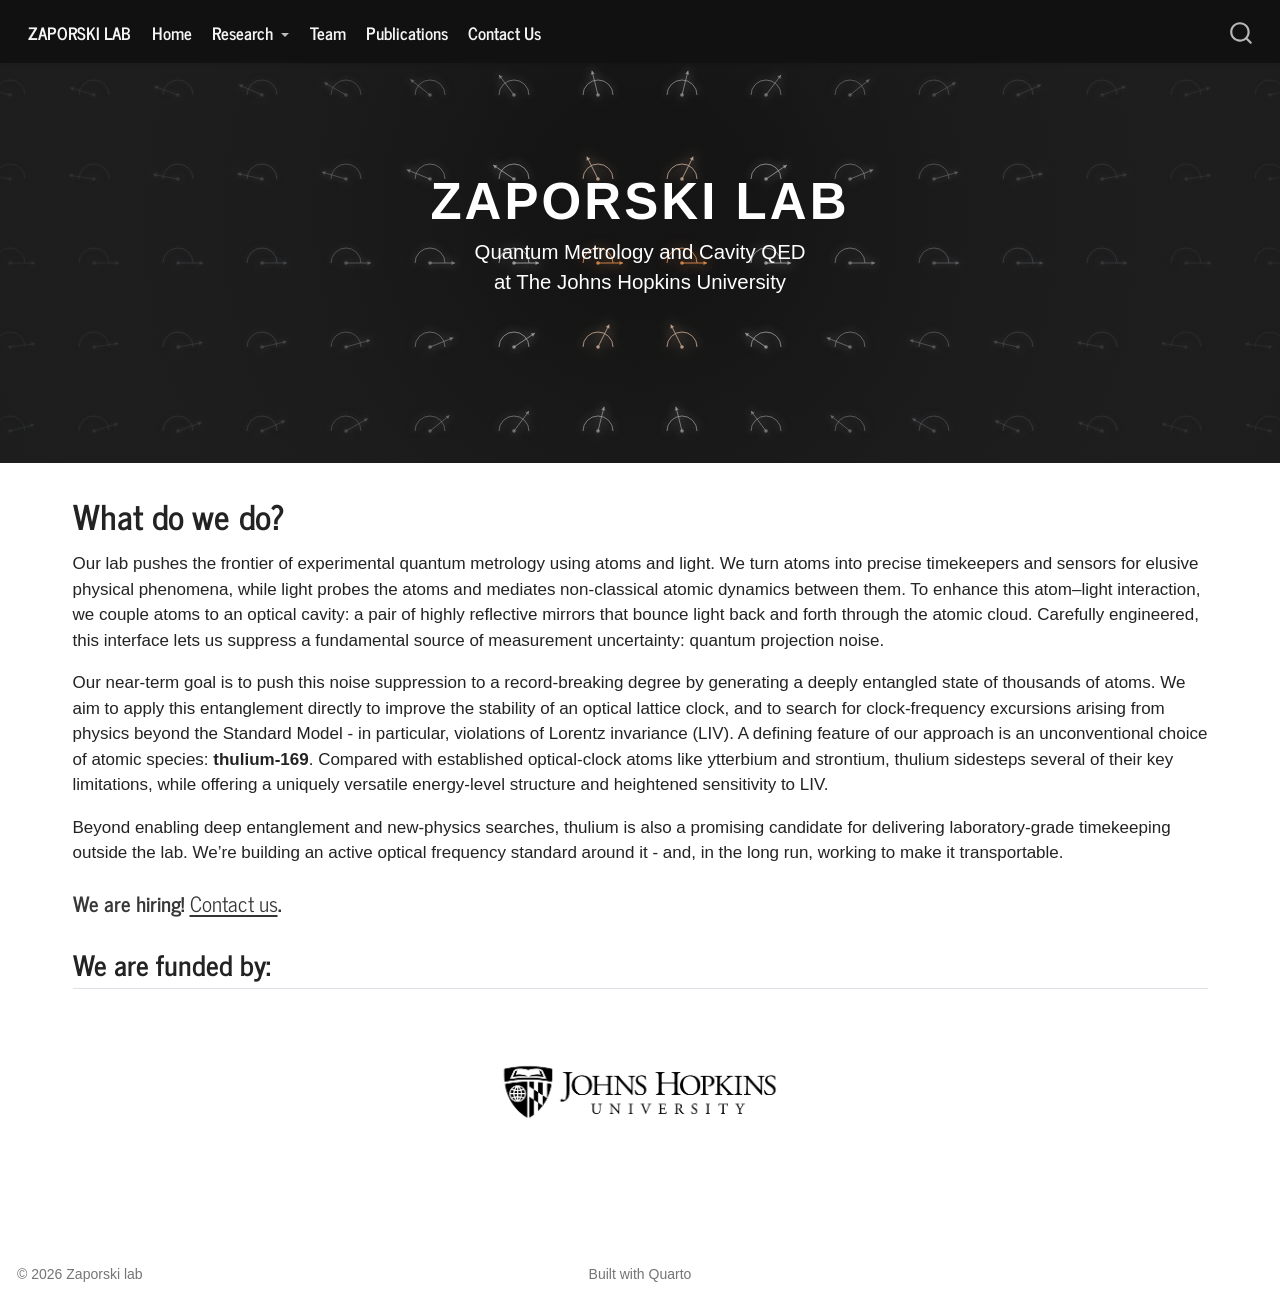
<file: index.html>
<!DOCTYPE html>
<html xmlns="http://www.w3.org/1999/xhtml" lang="en" xml:lang="en"><head>

<meta charset="utf-8">
<meta name="generator" content="quarto-1.10.18">

<meta name="viewport" content="width=device-width, initial-scale=1.0, user-scalable=yes">


<title>Zaporski Lab</title>
<style>
/* Default styles provided by pandoc.
** See https://pandoc.org/MANUAL.html#variables-for-html for config info.
*/
span.smallcaps{font-variant: small-caps;}
div.columns{display: flex; gap: 1.5em;}
div.column{flex: auto;}
@media screen {
div.columns{gap: min(4vw, 1.5em);}
div.column{overflow-x: auto;}
}
div.hanging-indent{margin-left: 1.5em; text-indent: -1.5em;}
ul.task-list{list-style: none;}
ul.task-list li input[type="checkbox"] {
  width: 0.8em;
  margin: 0 0.8em 0.2em -1em; /* quarto-specific, see https://github.com/quarto-dev/quarto-cli/issues/4556 */ 
  vertical-align: middle;
}
</style>


<script src="site_libs/quarto-nav/quarto-nav.js"></script>
<script src="site_libs/quarto-nav/headroom.min.js"></script>
<script src="site_libs/clipboard/clipboard.min.js"></script>
<script src="site_libs/quarto-search/autocomplete.umd.js"></script>
<script src="site_libs/quarto-search/fuse.min.js"></script>
<script src="site_libs/quarto-search/quarto-search.js"></script>
<meta name="quarto:offset" content="./">
<link href="./Pictures/logo_small_website.svg" rel="icon" type="image/svg+xml">
<script src="site_libs/quarto-html/quarto.js" type="module"></script>
<script src="site_libs/quarto-html/tabsets/tabsets.js" type="module"></script>
<script src="site_libs/quarto-html/popper.min.js"></script>
<script src="site_libs/quarto-html/tippy.umd.min.js"></script>
<script src="site_libs/quarto-html/anchor.min.js"></script>
<link href="site_libs/quarto-html/tippy.css" rel="stylesheet">
<link href="site_libs/quarto-html/quarto-syntax-highlighting-64a204ab8560d761af7679ceaba22944.css" rel="stylesheet" id="quarto-text-highlighting-styles">
<script src="site_libs/bootstrap/bootstrap.min.js"></script>
<link href="site_libs/bootstrap/bootstrap-icons.css" rel="stylesheet">
<link href="site_libs/bootstrap/bootstrap-ffa7aff1ec5c5cca5c5c4a13fb783f1b.min.css" rel="stylesheet" append-hash="true" id="quarto-bootstrap" data-mode="light">
<script id="quarto-search-options" type="application/json">{
  "location": "navbar",
  "copy-button": false,
  "collapse-after": 3,
  "panel-placement": "end",
  "type": "overlay",
  "limit": 50,
  "keyboard-shortcut": [
    "f",
    "/",
    "s"
  ],
  "show-item-context": false,
  "language": {
    "search-no-results-text": "No results",
    "search-matching-documents-text": "matching documents",
    "search-copy-link-title": "Copy link to search",
    "search-hide-matches-text": "Hide additional matches",
    "search-more-match-text": "more match in this document",
    "search-more-matches-text": "more matches in this document",
    "search-clear-button-title": "Clear",
    "search-text-placeholder": "",
    "search-detached-cancel-button-title": "Cancel",
    "search-submit-button-title": "Submit",
    "search-label": "Search"
  }
}</script>


<link rel="stylesheet" href="styles.css">
</head>

<body class="nav-fixed quarto-light">

<div id="quarto-search-results"></div>
  <header id="quarto-header" class="headroom fixed-top">
    <nav class="navbar navbar-expand-lg " data-bs-theme="dark">
      <div class="navbar-container container-fluid">
      <div class="navbar-brand-container mx-auto">
    <a class="navbar-brand" href="./index.html">
    <span class="navbar-title">Zaporski Lab</span>
    </a>
  </div>
            <div id="quarto-search" class="" title="Search"></div>
          <button class="navbar-toggler" type="button" data-bs-toggle="collapse" data-bs-target="#navbarCollapse" aria-controls="navbarCollapse" role="menu" aria-expanded="false" aria-label="Toggle navigation" onclick="if (window.quartoToggleHeadroom) { window.quartoToggleHeadroom(); }">
  <span class="navbar-toggler-icon"></span>
</button>
          <div class="collapse navbar-collapse" id="navbarCollapse">
            <ul class="navbar-nav navbar-nav-scroll me-auto">
  <li class="nav-item">
    <span class="nav-link">
<span class="menu-text">ZAPORSKI LAB</span>
    </span>
  </li>  
  <li class="nav-item">
    <a class="nav-link active" href="./index.html" aria-current="page"> 
<span class="menu-text">Home</span></a>
  </li>  
  <li class="nav-item dropdown ">
    <a class="nav-link dropdown-toggle" href="#" id="nav-menu-research" role="link" data-bs-toggle="dropdown" aria-expanded="false">
 <span class="menu-text">Research</span>
    </a>
    <ul class="dropdown-menu" aria-labelledby="nav-menu-research">    
        <li>
    <a class="dropdown-item" href="./thulium.html">
 <span class="dropdown-text">Thulium-169</span></a>
  </li>  
    </ul>
  </li>
  <li class="nav-item">
    <a class="nav-link" href="./team.html"> 
<span class="menu-text">Team</span></a>
  </li>  
  <li class="nav-item">
    <a class="nav-link" href="./publications.html"> 
<span class="menu-text">Publications</span></a>
  </li>  
  <li class="nav-item">
    <a class="nav-link" href="./contact.html"> 
<span class="menu-text">Contact Us</span></a>
  </li>  
</ul>
          </div> <!-- /navcollapse -->
            <div class="quarto-navbar-tools">
</div>
      </div> <!-- /container-fluid -->
    </nav>
</header>
<!-- content -->
<div id="quarto-content" class="quarto-container page-columns page-rows-contents page-layout-full page-navbar">
<!-- sidebar -->
<!-- margin-sidebar -->
    
<!-- main -->
<main class="content column-page" id="quarto-document-content"><header id="title-block-header" class="quarto-title-block"></header>




<style>
  .hero-banner {
    position: relative;
    margin-top: calc(-1 * var(--quarto-navbar-height, 56px));
    padding-top: var(--quarto-navbar-height, 56px);
    overflow: hidden;
    z-index: 0;
  }

  .hero-frame {
    position: relative;
    min-height: 360px;
    z-index: 0;
  }

  .hero-overlay {
    position: absolute;
    inset: 0;
    display: flex;
    align-items: center;
    justify-content: center;
    text-align: center;
    pointer-events: none;
    z-index: 1;
  }

  .hero-title,
  .hero-subtitle {
    position: relative;
    z-index: 2;
  }
</style>
<div class="hero-banner">
<div id="hero-animation" class="hero-frame">

</div>
<div class="hero-overlay">
<div class="hero-title">
Zaporski Lab
</div>
<div class="hero-subtitle">
Quantum Metrology and Cavity QED
</div>
<div class="hero-subtitle">
at The Johns Hopkins University
</div>
</div>
</div>
<script>
(function () {
  const host = document.getElementById('hero-animation');
  if (!host) return;

  const canvas = document.createElement('canvas');
  canvas.id = 'bg';
  host.appendChild(canvas);

  const ctx = canvas.getContext('2d');
  if (!ctx) return;

  let width = 0;
  let height = 0;
  let dpr = window.devicePixelRatio || 1;

  let rafId = 0;
  let isVisible = false;
  let isActive = false;
  let hovered = false;
  let pointerInside = false;
  let lastFrameTime = 0;

  const maxFps = 60;
  const minFrameInterval = 1000 / maxFps;

  ctx.lineWidth = 1.05;
  ctx.lineCap = 'round';
  ctx.lineJoin = 'round';

  const mouse = { x: 0, y: 0 };
  const symbols = [];
  const spacing = 84;

  function buildGrid() {
    symbols.length = 0;
    const offsetX = (width % spacing) / 2;
    const offsetY = (height % spacing) / 2;
    const safeHeight = height + spacing;
    const safeWidth = width + spacing;
    for (let x = offsetX; x < safeWidth; x += spacing) {
      for (let y = offsetY; y < safeHeight; y += spacing) {
        symbols.push({ x, y });
      }
    }
  }

  function resize() {
    width = host.clientWidth || window.innerWidth;
    height = host.clientHeight || 360;
    dpr = window.devicePixelRatio || 1;

    canvas.width = Math.round(width * dpr);
    canvas.height = Math.round(height * dpr);
    canvas.style.width = width + 'px';
    canvas.style.height = height + 'px';

    ctx.setTransform(1, 0, 0, 1, 0, 0);
    ctx.scale(dpr, dpr);

    if (!mouse.x && !mouse.y) {
      mouse.x = width / 2;
      mouse.y = height / 2;
    }

    buildGrid();
    drawFrame();
  }

  function startAnimation() {
    if (isActive) return;
    isActive = true;
    lastFrameTime = 0;
    rafId = requestAnimationFrame(animate);
  }

  function stopAnimation() {
    if (!isActive) return;
    isActive = false;
    cancelAnimationFrame(rafId);
    rafId = 0;
  }

  function isHeroInViewport() {
    const rect = host.getBoundingClientRect();
    return rect.bottom > 0 && rect.top < window.innerHeight;
  }

  function refreshRunState() {
    const canRun = isVisible && hovered && pointerInside && !document.hidden && isHeroInViewport();
    if (canRun) {
      startAnimation();
    } else {
      stopAnimation();
    }
  }

  function updateVisibility(visible) {
    isVisible = visible;
    refreshRunState();
  }

  const observer = new IntersectionObserver((entries) => {
    const entry = entries[0];
    updateVisibility(entry && entry.isIntersecting);
  }, { threshold: 0.1 });

  observer.observe(host);

  document.addEventListener('visibilitychange', () => {
    refreshRunState();
  });

  window.addEventListener('scroll', () => {
    if (!isHeroInViewport()) {
      hovered = false;
      pointerInside = false;
    }
    refreshRunState();
  }, { passive: true });

  host.addEventListener('pointerenter', () => {
    hovered = true;
    pointerInside = true;
    refreshRunState();
  });

  host.addEventListener('pointerleave', () => {
    hovered = false;
    pointerInside = false;
    refreshRunState();
  });

  host.addEventListener('pointermove', (e) => {
    const rect = host.getBoundingClientRect();
    mouse.x = e.clientX - rect.left;
    mouse.y = e.clientY - rect.top;
  });

  host.addEventListener('touchstart', (e) => {
    const touch = e.touches[0];
    if (!touch) return;
    hovered = true;
    pointerInside = true;
    const rect = host.getBoundingClientRect();
    mouse.x = touch.clientX - rect.left;
    mouse.y = touch.clientY - rect.top;
    refreshRunState();
  }, { passive: true });

  host.addEventListener('touchend', () => {
    hovered = false;
    pointerInside = false;
    refreshRunState();
  }, { passive: true });

  window.addEventListener('resize', resize);

  function lerp(a, b, t) { return a + (b - a) * t; }
  function mix(c1, c2, t) {
    return {
      r: Math.round(lerp(c1.r, c2.r, t)),
      g: Math.round(lerp(c1.g, c2.g, t)),
      b: Math.round(lerp(c1.b, c2.b, t))
    };
  }

  function getColor(dist, maxDist) {
    const t = Math.max(0, Math.min(1, 1 - dist / maxDist));
    const far = { r: 68, g: 71, b: 77 };
    const near = { r: 245, g: 245, b: 245 };
    const accent = { r: 217, g: 95, b: 2 };
    let c = mix(far, near, t * t);
    if (t > 0.82) c = mix(c, accent, (t - 0.82) / 0.18);
    return { css: `rgb(${c.r},${c.g},${c.b})`, strength: t };
  }

  function drawSymbol(x, y, angle, color, strength) {
    const r = 15;
    const lineLen = 10;
    ctx.save();
    ctx.translate(x, y);
    ctx.shadowColor = color;
    ctx.shadowBlur = 2 + 10 * strength;
    ctx.beginPath();
    ctx.arc(0, 0, r, Math.PI, 0);
    ctx.strokeStyle = color;
    ctx.stroke();

    let dx = Math.cos(angle);
    let dy = Math.sin(angle);
    if (dy > 0) { dx = -dx; dy = -dy; }

    const len = Math.hypot(dx, dy);
    dx /= len;
    dy /= len;

    const endX = dx * (r + lineLen);
    const endY = dy * (r + lineLen);

    ctx.beginPath();
    ctx.moveTo(0, 0);
    ctx.lineTo(endX, endY);
    ctx.stroke();

    const arrowSize = 3.5;
    const px = -dy;
    const py = dx;

    ctx.beginPath();
    ctx.moveTo(endX, endY);
    ctx.lineTo(endX - dx * arrowSize + px * arrowSize * 0.6, endY - dy * arrowSize + py * arrowSize * 0.6);
    ctx.lineTo(endX - dx * arrowSize - px * arrowSize * 0.6, endY - dy * arrowSize - py * arrowSize * 0.6);
    ctx.closePath();
    ctx.fillStyle = color;
    ctx.fill();

    ctx.beginPath();
    ctx.arc(0, 0, 1.8, 0, Math.PI * 2);
    ctx.fill();
    ctx.restore();
  }

  function drawFrame() {
    ctx.fillStyle = '#0d0d0d';
    ctx.fillRect(0, 0, width, height);

    const gradient = ctx.createRadialGradient(width / 2, height * 0.35, 100, width / 2, height / 2, width);
    gradient.addColorStop(0, 'rgba(255,255,255,0.03)');
    gradient.addColorStop(1, 'rgba(0,0,0,0.25)');
    ctx.fillStyle = gradient;
    ctx.fillRect(0, 0, width, height);

    const maxDist = 700;
    for (const s of symbols) {
      const dx = mouse.x - s.x;
      const dy = mouse.y - s.y;
      const dist = Math.hypot(dx, dy);
      const angle = Math.atan2(dy, dx);
      const c = getColor(dist, maxDist);
      ctx.globalAlpha = 0.22 + 0.78 * Math.pow(c.strength, 2);
      drawSymbol(s.x, s.y, angle, c.css, c.strength);
    }

    ctx.globalAlpha = 1;
  }

  function animate(now) {
    if (!isActive) return;

    if (!lastFrameTime || now - lastFrameTime >= minFrameInterval) {
      drawFrame();
      lastFrameTime = now;
    }

    rafId = requestAnimationFrame(animate);
  }

  requestAnimationFrame(() => {
    resize();
    updateVisibility(host.getBoundingClientRect().top < window.innerHeight);
  });
})();
</script>
<section id="what-do-we-do" class="level1">
<h1>What do we do?</h1>
<p>Our lab pushes the frontier of experimental quantum metrology using atoms and light. We turn atoms into precise timekeepers and sensors for elusive physical phenomena, while light probes the atoms and mediates non-classical atomic dynamics between them. To enhance this atom–light interaction, we couple atoms to an optical cavity: a pair of highly reflective mirrors that bounce light back and forth through the atomic cloud. Carefully engineered, this interface lets us suppress a fundamental source of measurement uncertainty: quantum projection noise.</p>
<p>Our near-term goal is to push this noise suppression to a record-breaking degree by generating a deeply entangled state of thousands of atoms. We aim to apply this entanglement directly to improve the stability of an optical lattice clock, and to search for clock-frequency excursions arising from physics beyond the Standard Model - in particular, violations of Lorentz invariance (LIV). A defining feature of our approach is an unconventional choice of atomic species: <strong>thulium-169</strong>. Compared with established optical-clock atoms like ytterbium and strontium, thulium sidesteps several of their key limitations, while offering a uniquely versatile energy-level structure and heightened sensitivity to LIV.</p>
<p>Beyond enabling deep entanglement and new-physics searches, thulium is also a promising candidate for delivering laboratory-grade timekeeping outside the lab. We’re building an active optical frequency standard around it - and, in the long run, working to make it transportable.</p>
<section id="we-are-hiring-contact-us." class="level4">
<h4 class="anchored" data-anchor-id="we-are-hiring-contact-us.">We are hiring! <a href="./contact.html" class="text-primary">Contact us</a>.</h4>
</section>
<section id="we-are-funded-by" class="level2">
<h2 class="anchored" data-anchor-id="we-are-funded-by">We are funded by:</h2>
<div class="figure" style="width: 33%; margin-left: auto; margin-right: auto;">
<div class="quarto-figure quarto-figure-center">
<figure class="figure">
<p><img src="university-logo-small-horizontal-black.png" class="img-fluid quarto-figure quarto-figure-center figure-img"></p>
</figure>
</div>
</div>


</section>
</section>

</main> <!-- /main -->
<script id="quarto-html-after-body" type="application/javascript">
  window.document.addEventListener("DOMContentLoaded", function (event) {
    const icon = "";
    const anchorJS = new window.AnchorJS();
    anchorJS.options = {
      placement: 'right',
      icon: icon
    };
    anchorJS.add('.anchored');
    const isCodeAnnotation = (el) => {
      for (const clz of el.classList) {
        if (clz.startsWith('code-annotation-')) {                     
          return true;
        }
      }
      return false;
    }
    const onCopySuccess = function(e) {
      // button target
      const button = e.trigger;
      // don't keep focus
      button.blur();
      // flash "checked"
      button.classList.add('code-copy-button-checked');
      var currentTitle = button.getAttribute("title");
      button.setAttribute("title", "Copied!");
      let tooltip;
      if (window.bootstrap) {
        button.setAttribute("data-bs-toggle", "tooltip");
        button.setAttribute("data-bs-placement", "left");
        button.setAttribute("data-bs-title", "Copied!");
        tooltip = new bootstrap.Tooltip(button, 
          { trigger: "manual", 
            customClass: "code-copy-button-tooltip",
            offset: [0, -8]});
        tooltip.show();    
      }
      setTimeout(function() {
        if (tooltip) {
          tooltip.hide();
          button.removeAttribute("data-bs-title");
          button.removeAttribute("data-bs-toggle");
          button.removeAttribute("data-bs-placement");
        }
        button.setAttribute("title", currentTitle);
        button.classList.remove('code-copy-button-checked');
      }, 1000);
      // clear code selection
      e.clearSelection();
    }
    const getTextToCopy = function(trigger) {
      const outerScaffold = trigger.parentElement.cloneNode(true);
      const codeEl = outerScaffold.querySelector('code');
      for (const childEl of codeEl.children) {
        if (isCodeAnnotation(childEl)) {
          childEl.remove();
        }
      }
      return codeEl.innerText;
    }
    const clipboard = new window.ClipboardJS('.code-copy-button:not([data-in-quarto-modal])', {
      text: getTextToCopy
    });
    clipboard.on('success', onCopySuccess);
    if (window.document.getElementById('quarto-embedded-source-code-modal')) {
      const clipboardModal = new window.ClipboardJS('.code-copy-button[data-in-quarto-modal]', {
        text: getTextToCopy,
        container: window.document.getElementById('quarto-embedded-source-code-modal')
      });
      clipboardModal.on('success', onCopySuccess);
    }
      var localhostRegex = new RegExp(/^(?:http|https):\/\/localhost\:?[0-9]*\//);
      var mailtoRegex = new RegExp(/^mailto:/);
        var filterRegex = new RegExp("https:\/\/zaporski-lab\.github\.io\/");
      var isInternal = (href) => {
          return filterRegex.test(href) || localhostRegex.test(href) || mailtoRegex.test(href);
      }
      // Inspect non-navigation links and adorn them if external
     var links = window.document.querySelectorAll('a[href]:not(.nav-link):not(.navbar-brand):not(.toc-action):not(.sidebar-link):not(.sidebar-item-toggle):not(.pagination-link):not(.no-external):not([aria-hidden]):not(.dropdown-item):not(.quarto-navigation-tool):not(.about-link)');
      for (var i=0; i<links.length; i++) {
        const link = links[i];
        if (!isInternal(link.href)) {
          // undo the damage that might have been done by quarto-nav.js in the case of
          // links that we want to consider external
          if (link.dataset.originalHref !== undefined) {
            link.href = link.dataset.originalHref;
          }
        }
      }
    function tippyHover(el, contentFn, onTriggerFn, onUntriggerFn) {
      const config = {
        allowHTML: true,
        maxWidth: 500,
        delay: 100,
        arrow: false,
        appendTo: function(el) {
            return el.parentElement;
        },
        interactive: true,
        interactiveBorder: 10,
        theme: 'quarto',
        placement: 'bottom-start',
      };
      if (contentFn) {
        config.content = contentFn;
      }
      if (onTriggerFn) {
        config.onTrigger = onTriggerFn;
      }
      if (onUntriggerFn) {
        config.onUntrigger = onUntriggerFn;
      }
      window.tippy(el, config); 
    }
    const noterefs = window.document.querySelectorAll('a[role="doc-noteref"]');
    for (var i=0; i<noterefs.length; i++) {
      const ref = noterefs[i];
      tippyHover(ref, function() {
        // use id or data attribute instead here
        let href = ref.getAttribute('data-footnote-href') || ref.getAttribute('href');
        try { href = new URL(href).hash; } catch {}
        const id = href.replace(/^#\/?/, "");
        const note = window.document.getElementById(id);
        if (note) {
          return note.innerHTML;
        } else {
          return "";
        }
      });
    }
    const xrefs = window.document.querySelectorAll('a.quarto-xref');
    const processXRef = (id, note) => {
      // Strip column container classes
      const stripColumnClz = (el) => {
        el.classList.remove("page-full", "page-columns");
        if (el.children) {
          for (const child of el.children) {
            stripColumnClz(child);
          }
        }
      }
      stripColumnClz(note)
      if (id === null || id.startsWith('sec-')) {
        // Special case sections, only their first couple elements
        const container = document.createElement("div");
        if (note.children && note.children.length > 2) {
          container.appendChild(note.children[0].cloneNode(true));
          for (let i = 1; i < note.children.length; i++) {
            const child = note.children[i];
            if (child.tagName === "P" && child.innerText === "") {
              continue;
            } else {
              container.appendChild(child.cloneNode(true));
              break;
            }
          }
          if (window.Quarto?.typesetMath) {
            window.Quarto.typesetMath(container);
          }
          return container.innerHTML
        } else {
          if (window.Quarto?.typesetMath) {
            window.Quarto.typesetMath(note);
          }
          return note.innerHTML;
        }
      } else {
        // Remove any anchor links if they are present
        const anchorLink = note.querySelector('a.anchorjs-link');
        if (anchorLink) {
          anchorLink.remove();
        }
        if (window.Quarto?.typesetMath) {
          window.Quarto.typesetMath(note);
        }
        if (note.classList.contains("callout")) {
          return note.outerHTML;
        } else {
          return note.innerHTML;
        }
      }
    }
    for (var i=0; i<xrefs.length; i++) {
      const xref = xrefs[i];
      tippyHover(xref, undefined, function(instance) {
        instance.disable();
        let url = xref.getAttribute('href');
        let hash = undefined; 
        if (url.startsWith('#')) {
          hash = url;
        } else {
          try { hash = new URL(url).hash; } catch {}
        }
        if (hash) {
          const id = hash.replace(/^#\/?/, "");
          const note = window.document.getElementById(id);
          if (note !== null) {
            try {
              const html = processXRef(id, note.cloneNode(true));
              instance.setContent(html);
            } finally {
              instance.enable();
              instance.show();
            }
          } else {
            // See if we can fetch this
            fetch(url.split('#')[0])
            .then(res => res.text())
            .then(html => {
              const parser = new DOMParser();
              const htmlDoc = parser.parseFromString(html, "text/html");
              const note = htmlDoc.getElementById(id);
              if (note !== null) {
                const html = processXRef(id, note);
                instance.setContent(html);
              } 
            }).finally(() => {
              instance.enable();
              instance.show();
            });
          }
        } else {
          // See if we can fetch a full url (with no hash to target)
          // This is a special case and we should probably do some content thinning / targeting
          fetch(url)
          .then(res => res.text())
          .then(html => {
            const parser = new DOMParser();
            const htmlDoc = parser.parseFromString(html, "text/html");
            const note = htmlDoc.querySelector('main.content');
            if (note !== null) {
              // This should only happen for chapter cross references
              // (since there is no id in the URL)
              // remove the first header
              if (note.children.length > 0 && note.children[0].tagName === "HEADER") {
                note.children[0].remove();
              }
              const html = processXRef(null, note);
              instance.setContent(html);
            } 
          }).finally(() => {
            instance.enable();
            instance.show();
          });
        }
      }, function(instance) {
      });
    }
        let selectedAnnoteEl;
        const selectorForAnnotation = ( cell, annotation) => {
          let cellAttr = 'data-code-cell="' + cell + '"';
          let lineAttr = 'data-code-annotation="' +  annotation + '"';
          const selector = 'span[' + cellAttr + '][' + lineAttr + ']';
          return selector;
        }
        const selectCodeLines = (annoteEl) => {
          const doc = window.document;
          const targetCell = annoteEl.getAttribute("data-target-cell");
          const targetAnnotation = annoteEl.getAttribute("data-target-annotation");
          const annoteSpan = window.document.querySelector(selectorForAnnotation(targetCell, targetAnnotation));
          const lines = annoteSpan.getAttribute("data-code-lines").split(",");
          const lineIds = lines.map((line) => {
            return targetCell + "-" + line;
          })
          let top = null;
          let height = null;
          let parent = null;
          if (lineIds.length > 0) {
              //compute the position of the single el (top and bottom and make a div)
              const el = window.document.getElementById(lineIds[0]);
              top = el.offsetTop;
              height = el.offsetHeight;
              parent = el.parentElement.parentElement;
            if (lineIds.length > 1) {
              const lastEl = window.document.getElementById(lineIds[lineIds.length - 1]);
              const bottom = lastEl.offsetTop + lastEl.offsetHeight;
              height = bottom - top;
            }
            if (top !== null && height !== null && parent !== null) {
              // cook up a div (if necessary) and position it 
              let div = window.document.getElementById("code-annotation-line-highlight");
              if (div === null) {
                div = window.document.createElement("div");
                div.setAttribute("id", "code-annotation-line-highlight");
                div.style.position = 'absolute';
                parent.appendChild(div);
              }
              div.style.top = top - 2 + "px";
              div.style.height = height + 4 + "px";
              div.style.left = 0;
              let gutterDiv = window.document.getElementById("code-annotation-line-highlight-gutter");
              if (gutterDiv === null) {
                gutterDiv = window.document.createElement("div");
                gutterDiv.setAttribute("id", "code-annotation-line-highlight-gutter");
                gutterDiv.style.position = 'absolute';
                const codeCell = window.document.getElementById(targetCell);
                const gutter = codeCell.querySelector('.code-annotation-gutter');
                gutter.appendChild(gutterDiv);
              }
              gutterDiv.style.top = top - 2 + "px";
              gutterDiv.style.height = height + 4 + "px";
            }
            selectedAnnoteEl = annoteEl;
          }
        };
        const unselectCodeLines = () => {
          const elementsIds = ["code-annotation-line-highlight", "code-annotation-line-highlight-gutter"];
          elementsIds.forEach((elId) => {
            const div = window.document.getElementById(elId);
            if (div) {
              div.remove();
            }
          });
          selectedAnnoteEl = undefined;
        };
          // Handle positioning of the toggle
      window.addEventListener(
        "resize",
        throttle(() => {
          elRect = undefined;
          if (selectedAnnoteEl) {
            selectCodeLines(selectedAnnoteEl);
          }
        }, 10)
      );
      function throttle(fn, ms) {
      let throttle = false;
      let timer;
        return (...args) => {
          if(!throttle) { // first call gets through
              fn.apply(this, args);
              throttle = true;
          } else { // all the others get throttled
              if(timer) clearTimeout(timer); // cancel #2
              timer = setTimeout(() => {
                fn.apply(this, args);
                timer = throttle = false;
              }, ms);
          }
        };
      }
        // Attach click handler to the DT
        const annoteDls = window.document.querySelectorAll('dt[data-target-cell]');
        for (const annoteDlNode of annoteDls) {
          annoteDlNode.addEventListener('click', (event) => {
            const clickedEl = event.target;
            if (clickedEl !== selectedAnnoteEl) {
              unselectCodeLines();
              const activeEl = window.document.querySelector('dt[data-target-cell].code-annotation-active');
              if (activeEl) {
                activeEl.classList.remove('code-annotation-active');
              }
              selectCodeLines(clickedEl);
              clickedEl.classList.add('code-annotation-active');
            } else {
              // Unselect the line
              unselectCodeLines();
              clickedEl.classList.remove('code-annotation-active');
            }
          });
        }
    const findCites = (el) => {
      const parentEl = el.parentElement;
      if (parentEl) {
        const cites = parentEl.dataset.cites;
        if (cites) {
          return {
            el,
            cites: cites.split(' ')
          };
        } else {
          return findCites(el.parentElement)
        }
      } else {
        return undefined;
      }
    };
    var bibliorefs = window.document.querySelectorAll('a[role="doc-biblioref"]');
    for (var i=0; i<bibliorefs.length; i++) {
      const ref = bibliorefs[i];
      const citeInfo = findCites(ref);
      if (citeInfo) {
        tippyHover(citeInfo.el, function() {
          var popup = window.document.createElement('div');
          citeInfo.cites.forEach(function(cite) {
            var citeDiv = window.document.createElement('div');
            citeDiv.classList.add('hanging-indent');
            citeDiv.classList.add('csl-entry');
            var biblioDiv = window.document.getElementById('ref-' + cite);
            if (biblioDiv) {
              citeDiv.innerHTML = biblioDiv.innerHTML;
            }
            popup.appendChild(citeDiv);
          });
          return popup.innerHTML;
        });
      }
    }
  });
  </script>
</div> <!-- /content -->
<footer class="footer">
  <div class="nav-footer">
    <div class="nav-footer-left">
<p>© 2026 Zaporski lab</p>
</div>   
    <div class="nav-footer-center">
<p>Built with Quarto</p>
</div>
    <div class="nav-footer-right">
      &nbsp;
    </div>
  </div>
</footer>




</body></html>
</file>
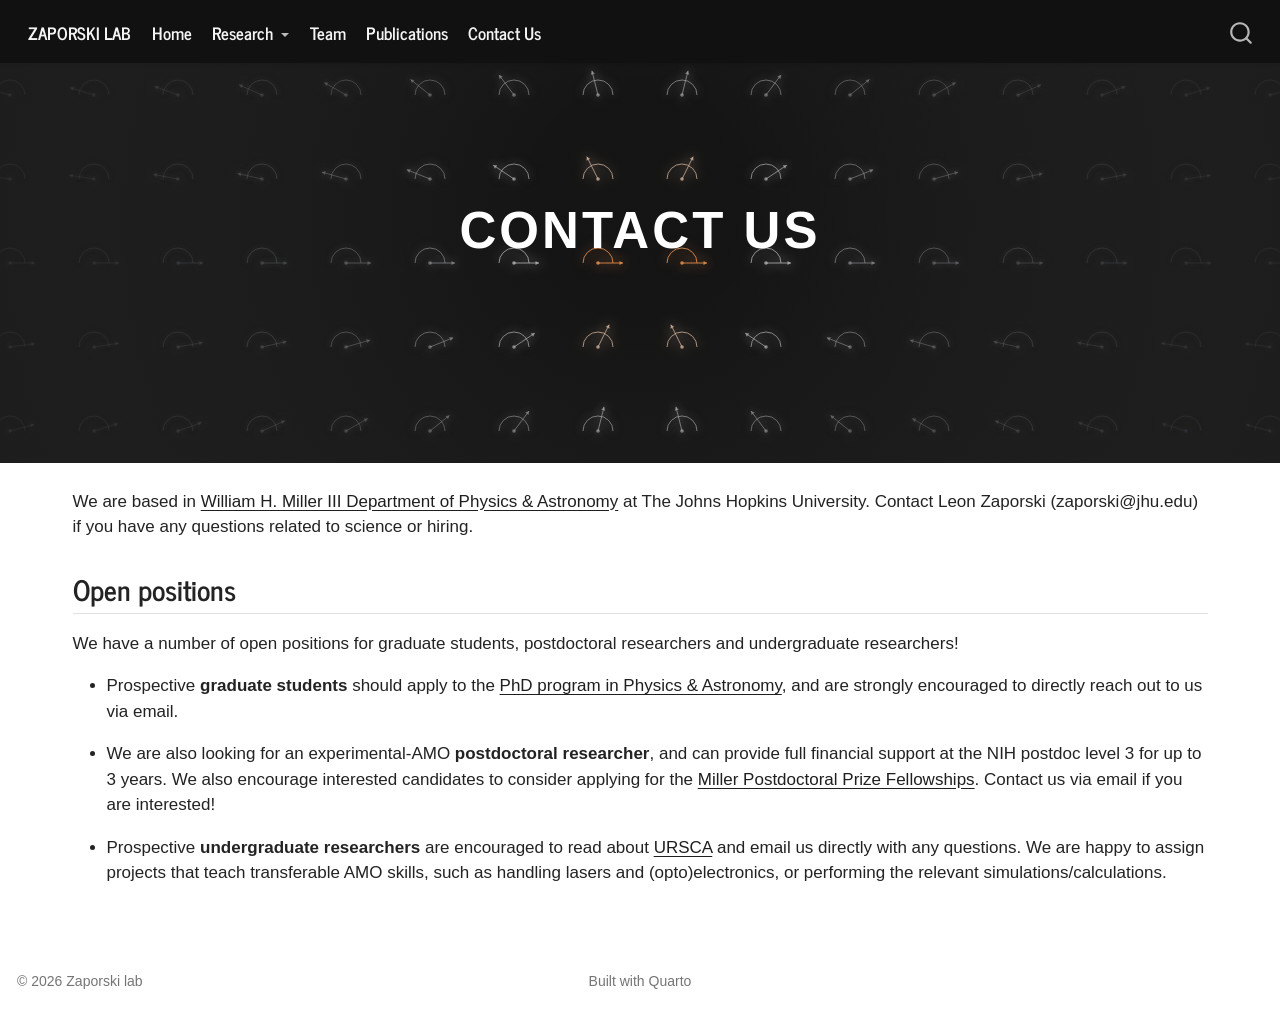
<file: contact.html>
<!DOCTYPE html>
<html xmlns="http://www.w3.org/1999/xhtml" lang="en" xml:lang="en"><head>

<meta charset="utf-8">
<meta name="generator" content="quarto-1.10.18">

<meta name="viewport" content="width=device-width, initial-scale=1.0, user-scalable=yes">


<title>Contact Us – Zaporski Lab</title>
<style>
/* Default styles provided by pandoc.
** See https://pandoc.org/MANUAL.html#variables-for-html for config info.
*/
span.smallcaps{font-variant: small-caps;}
div.columns{display: flex; gap: 1.5em;}
div.column{flex: auto;}
@media screen {
div.columns{gap: min(4vw, 1.5em);}
div.column{overflow-x: auto;}
}
div.hanging-indent{margin-left: 1.5em; text-indent: -1.5em;}
ul.task-list{list-style: none;}
ul.task-list li input[type="checkbox"] {
  width: 0.8em;
  margin: 0 0.8em 0.2em -1em; /* quarto-specific, see https://github.com/quarto-dev/quarto-cli/issues/4556 */ 
  vertical-align: middle;
}
</style>


<script src="site_libs/quarto-nav/quarto-nav.js"></script>
<script src="site_libs/quarto-nav/headroom.min.js"></script>
<script src="site_libs/clipboard/clipboard.min.js"></script>
<script src="site_libs/quarto-search/autocomplete.umd.js"></script>
<script src="site_libs/quarto-search/fuse.min.js"></script>
<script src="site_libs/quarto-search/quarto-search.js"></script>
<meta name="quarto:offset" content="./">
<link href="./Pictures/logo_small_website.svg" rel="icon" type="image/svg+xml">
<script src="site_libs/quarto-html/quarto.js" type="module"></script>
<script src="site_libs/quarto-html/tabsets/tabsets.js" type="module"></script>
<script src="site_libs/quarto-html/popper.min.js"></script>
<script src="site_libs/quarto-html/tippy.umd.min.js"></script>
<script src="site_libs/quarto-html/anchor.min.js"></script>
<link href="site_libs/quarto-html/tippy.css" rel="stylesheet">
<link href="site_libs/quarto-html/quarto-syntax-highlighting-64a204ab8560d761af7679ceaba22944.css" rel="stylesheet" id="quarto-text-highlighting-styles">
<script src="site_libs/bootstrap/bootstrap.min.js"></script>
<link href="site_libs/bootstrap/bootstrap-icons.css" rel="stylesheet">
<link href="site_libs/bootstrap/bootstrap-ffa7aff1ec5c5cca5c5c4a13fb783f1b.min.css" rel="stylesheet" append-hash="true" id="quarto-bootstrap" data-mode="light">
<script id="quarto-search-options" type="application/json">{
  "location": "navbar",
  "copy-button": false,
  "collapse-after": 3,
  "panel-placement": "end",
  "type": "overlay",
  "limit": 50,
  "keyboard-shortcut": [
    "f",
    "/",
    "s"
  ],
  "show-item-context": false,
  "language": {
    "search-no-results-text": "No results",
    "search-matching-documents-text": "matching documents",
    "search-copy-link-title": "Copy link to search",
    "search-hide-matches-text": "Hide additional matches",
    "search-more-match-text": "more match in this document",
    "search-more-matches-text": "more matches in this document",
    "search-clear-button-title": "Clear",
    "search-text-placeholder": "",
    "search-detached-cancel-button-title": "Cancel",
    "search-submit-button-title": "Submit",
    "search-label": "Search"
  }
}</script>


<link rel="stylesheet" href="styles.css">
</head>

<body class="nav-fixed quarto-light">

<div id="quarto-search-results"></div>
  <header id="quarto-header" class="headroom fixed-top">
    <nav class="navbar navbar-expand-lg " data-bs-theme="dark">
      <div class="navbar-container container-fluid">
      <div class="navbar-brand-container mx-auto">
    <a class="navbar-brand" href="./index.html">
    <span class="navbar-title">Zaporski Lab</span>
    </a>
  </div>
            <div id="quarto-search" class="" title="Search"></div>
          <button class="navbar-toggler" type="button" data-bs-toggle="collapse" data-bs-target="#navbarCollapse" aria-controls="navbarCollapse" role="menu" aria-expanded="false" aria-label="Toggle navigation" onclick="if (window.quartoToggleHeadroom) { window.quartoToggleHeadroom(); }">
  <span class="navbar-toggler-icon"></span>
</button>
          <div class="collapse navbar-collapse" id="navbarCollapse">
            <ul class="navbar-nav navbar-nav-scroll me-auto">
  <li class="nav-item">
    <span class="nav-link">
<span class="menu-text">ZAPORSKI LAB</span>
    </span>
  </li>  
  <li class="nav-item">
    <a class="nav-link" href="./index.html"> 
<span class="menu-text">Home</span></a>
  </li>  
  <li class="nav-item dropdown ">
    <a class="nav-link dropdown-toggle" href="#" id="nav-menu-research" role="link" data-bs-toggle="dropdown" aria-expanded="false">
 <span class="menu-text">Research</span>
    </a>
    <ul class="dropdown-menu" aria-labelledby="nav-menu-research">    
        <li>
    <a class="dropdown-item" href="./thulium.html">
 <span class="dropdown-text">Thulium-169</span></a>
  </li>  
    </ul>
  </li>
  <li class="nav-item">
    <a class="nav-link" href="./team.html"> 
<span class="menu-text">Team</span></a>
  </li>  
  <li class="nav-item">
    <a class="nav-link" href="./publications.html"> 
<span class="menu-text">Publications</span></a>
  </li>  
  <li class="nav-item">
    <a class="nav-link active" href="./contact.html" aria-current="page"> 
<span class="menu-text">Contact Us</span></a>
  </li>  
</ul>
          </div> <!-- /navcollapse -->
            <div class="quarto-navbar-tools">
</div>
      </div> <!-- /container-fluid -->
    </nav>
</header>
<!-- content -->
<div id="quarto-content" class="quarto-container page-columns page-rows-contents page-layout-full page-navbar">
<!-- sidebar -->
<!-- margin-sidebar -->
    
<!-- main -->
<main class="content column-page" id="quarto-document-content">

<header id="title-block-header" class="quarto-title-block default">
<div class="quarto-title">
<h1 class="title">Contact Us</h1>
</div>



<div class="quarto-title-meta column-page">

    
  
    
  </div>
  


</header>


<style>
  .hero-banner {
    position: relative;
    margin-top: calc(-1 * var(--quarto-navbar-height, 56px));
    padding-top: var(--quarto-navbar-height, 56px);
    overflow: hidden;
    z-index: 0;
  }

  .hero-frame {
    position: relative;
    min-height: 360px;
    z-index: 0;
  }

  .hero-overlay {
    position: absolute;
    inset: 0;
    display: flex;
    align-items: center;
    justify-content: center;
    text-align: center;
    pointer-events: none;
    z-index: 1;
  }

  .hero-title,
  .hero-subtitle {
    position: relative;
    z-index: 2;
  }
</style>
<div class="hero-banner">
<div id="hero-animation" class="hero-frame">

</div>
<div class="hero-overlay">
<div class="hero-title">
Contact Us
</div>
</div>
</div>
<script>
(function () {
  const host = document.getElementById('hero-animation');
  if (!host) return;

  const canvas = document.createElement('canvas');
  canvas.id = 'bg';
  host.appendChild(canvas);

  const ctx = canvas.getContext('2d');
  if (!ctx) return;

  let width = 0;
  let height = 0;
  let dpr = window.devicePixelRatio || 1;

  let rafId = 0;
  let isVisible = false;
  let isActive = false;
  let hovered = false;
  let pointerInside = false;
  let lastFrameTime = 0;

  const maxFps = 60;
  const minFrameInterval = 1000 / maxFps;

  ctx.lineWidth = 1.05;
  ctx.lineCap = 'round';
  ctx.lineJoin = 'round';

  const mouse = { x: 0, y: 0 };
  const symbols = [];
  const spacing = 84;

  function buildGrid() {
    symbols.length = 0;
    const offsetX = (width % spacing) / 2;
    const offsetY = (height % spacing) / 2;
    const safeHeight = height + spacing;
    const safeWidth = width + spacing;
    for (let x = offsetX; x < safeWidth; x += spacing) {
      for (let y = offsetY; y < safeHeight; y += spacing) {
        symbols.push({ x, y });
      }
    }
  }

  function resize() {
    width = host.clientWidth || window.innerWidth;
    height = host.clientHeight || 360;
    dpr = window.devicePixelRatio || 1;

    canvas.width = Math.round(width * dpr);
    canvas.height = Math.round(height * dpr);
    canvas.style.width = width + 'px';
    canvas.style.height = height + 'px';

    ctx.setTransform(1, 0, 0, 1, 0, 0);
    ctx.scale(dpr, dpr);

    if (!mouse.x && !mouse.y) {
      mouse.x = width / 2;
      mouse.y = height / 2;
    }

    buildGrid();
    drawFrame();
  }

  function startAnimation() {
    if (isActive) return;
    isActive = true;
    lastFrameTime = 0;
    rafId = requestAnimationFrame(animate);
  }

  function stopAnimation() {
    if (!isActive) return;
    isActive = false;
    cancelAnimationFrame(rafId);
    rafId = 0;
  }

  function isHeroInViewport() {
    const rect = host.getBoundingClientRect();
    return rect.bottom > 0 && rect.top < window.innerHeight;
  }

  function refreshRunState() {
    const canRun = isVisible && hovered && pointerInside && !document.hidden && isHeroInViewport();
    if (canRun) {
      startAnimation();
    } else {
      stopAnimation();
    }
  }

  function updateVisibility(visible) {
    isVisible = visible;
    refreshRunState();
  }

  const observer = new IntersectionObserver((entries) => {
    const entry = entries[0];
    updateVisibility(entry && entry.isIntersecting);
  }, { threshold: 0.1 });

  observer.observe(host);

  document.addEventListener('visibilitychange', () => {
    refreshRunState();
  });

  window.addEventListener('scroll', () => {
    if (!isHeroInViewport()) {
      hovered = false;
      pointerInside = false;
    }
    refreshRunState();
  }, { passive: true });

  host.addEventListener('pointerenter', () => {
    hovered = true;
    pointerInside = true;
    refreshRunState();
  });

  host.addEventListener('pointerleave', () => {
    hovered = false;
    pointerInside = false;
    refreshRunState();
  });

  host.addEventListener('pointermove', (e) => {
    const rect = host.getBoundingClientRect();
    mouse.x = e.clientX - rect.left;
    mouse.y = e.clientY - rect.top;
  });

  host.addEventListener('touchstart', (e) => {
    const touch = e.touches[0];
    if (!touch) return;
    hovered = true;
    pointerInside = true;
    const rect = host.getBoundingClientRect();
    mouse.x = touch.clientX - rect.left;
    mouse.y = touch.clientY - rect.top;
    refreshRunState();
  }, { passive: true });

  host.addEventListener('touchend', () => {
    hovered = false;
    pointerInside = false;
    refreshRunState();
  }, { passive: true });

  window.addEventListener('resize', resize);

  function lerp(a, b, t) { return a + (b - a) * t; }
  function mix(c1, c2, t) {
    return {
      r: Math.round(lerp(c1.r, c2.r, t)),
      g: Math.round(lerp(c1.g, c2.g, t)),
      b: Math.round(lerp(c1.b, c2.b, t))
    };
  }

  function getColor(dist, maxDist) {
    const t = Math.max(0, Math.min(1, 1 - dist / maxDist));
    const far = { r: 68, g: 71, b: 77 };
    const near = { r: 245, g: 245, b: 245 };
    const accent = { r: 217, g: 95, b: 2 };
    let c = mix(far, near, t * t);
    if (t > 0.82) c = mix(c, accent, (t - 0.82) / 0.18);
    return { css: `rgb(${c.r},${c.g},${c.b})`, strength: t };
  }

  function drawSymbol(x, y, angle, color, strength) {
    const r = 15;
    const lineLen = 10;
    ctx.save();
    ctx.translate(x, y);
    ctx.shadowColor = color;
    ctx.shadowBlur = 2 + 10 * strength;
    ctx.beginPath();
    ctx.arc(0, 0, r, Math.PI, 0);
    ctx.strokeStyle = color;
    ctx.stroke();

    let dx = Math.cos(angle);
    let dy = Math.sin(angle);
    if (dy > 0) { dx = -dx; dy = -dy; }

    const len = Math.hypot(dx, dy);
    dx /= len;
    dy /= len;

    const endX = dx * (r + lineLen);
    const endY = dy * (r + lineLen);

    ctx.beginPath();
    ctx.moveTo(0, 0);
    ctx.lineTo(endX, endY);
    ctx.stroke();

    const arrowSize = 3.5;
    const px = -dy;
    const py = dx;

    ctx.beginPath();
    ctx.moveTo(endX, endY);
    ctx.lineTo(endX - dx * arrowSize + px * arrowSize * 0.6, endY - dy * arrowSize + py * arrowSize * 0.6);
    ctx.lineTo(endX - dx * arrowSize - px * arrowSize * 0.6, endY - dy * arrowSize - py * arrowSize * 0.6);
    ctx.closePath();
    ctx.fillStyle = color;
    ctx.fill();

    ctx.beginPath();
    ctx.arc(0, 0, 1.8, 0, Math.PI * 2);
    ctx.fill();
    ctx.restore();
  }

  function drawFrame() {
    ctx.fillStyle = '#0d0d0d';
    ctx.fillRect(0, 0, width, height);

    const gradient = ctx.createRadialGradient(width / 2, height * 0.35, 100, width / 2, height / 2, width);
    gradient.addColorStop(0, 'rgba(255,255,255,0.03)');
    gradient.addColorStop(1, 'rgba(0,0,0,0.25)');
    ctx.fillStyle = gradient;
    ctx.fillRect(0, 0, width, height);

    const maxDist = 700;
    for (const s of symbols) {
      const dx = mouse.x - s.x;
      const dy = mouse.y - s.y;
      const dist = Math.hypot(dx, dy);
      const angle = Math.atan2(dy, dx);
      const c = getColor(dist, maxDist);
      ctx.globalAlpha = 0.22 + 0.78 * Math.pow(c.strength, 2);
      drawSymbol(s.x, s.y, angle, c.css, c.strength);
    }

    ctx.globalAlpha = 1;
  }

  function animate(now) {
    if (!isActive) return;

    if (!lastFrameTime || now - lastFrameTime >= minFrameInterval) {
      drawFrame();
      lastFrameTime = now;
    }

    rafId = requestAnimationFrame(animate);
  }

  requestAnimationFrame(() => {
    resize();
    updateVisibility(host.getBoundingClientRect().top < window.innerHeight);
  });
})();
</script>
<div class="content" style="margin-top: 1.5rem;">
<p>We are based in <a href="https://physics-astronomy.jhu.edu/">William H. Miller III Department of Physics &amp; Astronomy</a> at The Johns Hopkins University. Contact Leon Zaporski (zaporski@jhu.edu) if you have any questions related to science or hiring.</p>
<section id="open-positions" class="level2">
<h2 class="anchored" data-anchor-id="open-positions">Open positions</h2>
<p>We have a number of open positions for graduate students, postdoctoral researchers and undergraduate researchers!</p>
<ul>
<li><p>Prospective <strong>graduate students</strong> should apply to the <a href="https://physics-astronomy.jhu.edu/graduate/admissions/">PhD program in Physics &amp; Astronomy</a>, and are strongly encouraged to directly reach out to us via email.</p></li>
<li><p>We are also looking for an experimental-AMO <strong>postdoctoral researcher</strong>, and can provide full financial support at the NIH postdoc level 3 for up to 3 years. We also encourage interested candidates to consider applying for the <a href="https://physics-astronomy.jhu.edu/graduate/miller-postdoctoral-prize-fellowships/">Miller Postdoctoral Prize Fellowships</a>. Contact us via email if you are interested!</p></li>
<li><p>Prospective <strong>undergraduate researchers</strong> are encouraged to read about <a href="https://krieger.jhu.edu/ursca/getting-started/">URSCA</a> and email us directly with any questions. We are happy to assign projects that teach transferable AMO skills, such as handling lasers and (opto)electronics, or performing the relevant simulations/calculations.</p></li>
</ul>
</section>
</div>



</main> <!-- /main -->
<script id="quarto-html-after-body" type="application/javascript">
  window.document.addEventListener("DOMContentLoaded", function (event) {
    const icon = "";
    const anchorJS = new window.AnchorJS();
    anchorJS.options = {
      placement: 'right',
      icon: icon
    };
    anchorJS.add('.anchored');
    const isCodeAnnotation = (el) => {
      for (const clz of el.classList) {
        if (clz.startsWith('code-annotation-')) {                     
          return true;
        }
      }
      return false;
    }
    const onCopySuccess = function(e) {
      // button target
      const button = e.trigger;
      // don't keep focus
      button.blur();
      // flash "checked"
      button.classList.add('code-copy-button-checked');
      var currentTitle = button.getAttribute("title");
      button.setAttribute("title", "Copied!");
      let tooltip;
      if (window.bootstrap) {
        button.setAttribute("data-bs-toggle", "tooltip");
        button.setAttribute("data-bs-placement", "left");
        button.setAttribute("data-bs-title", "Copied!");
        tooltip = new bootstrap.Tooltip(button, 
          { trigger: "manual", 
            customClass: "code-copy-button-tooltip",
            offset: [0, -8]});
        tooltip.show();    
      }
      setTimeout(function() {
        if (tooltip) {
          tooltip.hide();
          button.removeAttribute("data-bs-title");
          button.removeAttribute("data-bs-toggle");
          button.removeAttribute("data-bs-placement");
        }
        button.setAttribute("title", currentTitle);
        button.classList.remove('code-copy-button-checked');
      }, 1000);
      // clear code selection
      e.clearSelection();
    }
    const getTextToCopy = function(trigger) {
      const outerScaffold = trigger.parentElement.cloneNode(true);
      const codeEl = outerScaffold.querySelector('code');
      for (const childEl of codeEl.children) {
        if (isCodeAnnotation(childEl)) {
          childEl.remove();
        }
      }
      return codeEl.innerText;
    }
    const clipboard = new window.ClipboardJS('.code-copy-button:not([data-in-quarto-modal])', {
      text: getTextToCopy
    });
    clipboard.on('success', onCopySuccess);
    if (window.document.getElementById('quarto-embedded-source-code-modal')) {
      const clipboardModal = new window.ClipboardJS('.code-copy-button[data-in-quarto-modal]', {
        text: getTextToCopy,
        container: window.document.getElementById('quarto-embedded-source-code-modal')
      });
      clipboardModal.on('success', onCopySuccess);
    }
      var localhostRegex = new RegExp(/^(?:http|https):\/\/localhost\:?[0-9]*\//);
      var mailtoRegex = new RegExp(/^mailto:/);
        var filterRegex = new RegExp("https:\/\/zaporski-lab\.github\.io\/");
      var isInternal = (href) => {
          return filterRegex.test(href) || localhostRegex.test(href) || mailtoRegex.test(href);
      }
      // Inspect non-navigation links and adorn them if external
     var links = window.document.querySelectorAll('a[href]:not(.nav-link):not(.navbar-brand):not(.toc-action):not(.sidebar-link):not(.sidebar-item-toggle):not(.pagination-link):not(.no-external):not([aria-hidden]):not(.dropdown-item):not(.quarto-navigation-tool):not(.about-link)');
      for (var i=0; i<links.length; i++) {
        const link = links[i];
        if (!isInternal(link.href)) {
          // undo the damage that might have been done by quarto-nav.js in the case of
          // links that we want to consider external
          if (link.dataset.originalHref !== undefined) {
            link.href = link.dataset.originalHref;
          }
        }
      }
    function tippyHover(el, contentFn, onTriggerFn, onUntriggerFn) {
      const config = {
        allowHTML: true,
        maxWidth: 500,
        delay: 100,
        arrow: false,
        appendTo: function(el) {
            return el.parentElement;
        },
        interactive: true,
        interactiveBorder: 10,
        theme: 'quarto',
        placement: 'bottom-start',
      };
      if (contentFn) {
        config.content = contentFn;
      }
      if (onTriggerFn) {
        config.onTrigger = onTriggerFn;
      }
      if (onUntriggerFn) {
        config.onUntrigger = onUntriggerFn;
      }
      window.tippy(el, config); 
    }
    const noterefs = window.document.querySelectorAll('a[role="doc-noteref"]');
    for (var i=0; i<noterefs.length; i++) {
      const ref = noterefs[i];
      tippyHover(ref, function() {
        // use id or data attribute instead here
        let href = ref.getAttribute('data-footnote-href') || ref.getAttribute('href');
        try { href = new URL(href).hash; } catch {}
        const id = href.replace(/^#\/?/, "");
        const note = window.document.getElementById(id);
        if (note) {
          return note.innerHTML;
        } else {
          return "";
        }
      });
    }
    const xrefs = window.document.querySelectorAll('a.quarto-xref');
    const processXRef = (id, note) => {
      // Strip column container classes
      const stripColumnClz = (el) => {
        el.classList.remove("page-full", "page-columns");
        if (el.children) {
          for (const child of el.children) {
            stripColumnClz(child);
          }
        }
      }
      stripColumnClz(note)
      if (id === null || id.startsWith('sec-')) {
        // Special case sections, only their first couple elements
        const container = document.createElement("div");
        if (note.children && note.children.length > 2) {
          container.appendChild(note.children[0].cloneNode(true));
          for (let i = 1; i < note.children.length; i++) {
            const child = note.children[i];
            if (child.tagName === "P" && child.innerText === "") {
              continue;
            } else {
              container.appendChild(child.cloneNode(true));
              break;
            }
          }
          if (window.Quarto?.typesetMath) {
            window.Quarto.typesetMath(container);
          }
          return container.innerHTML
        } else {
          if (window.Quarto?.typesetMath) {
            window.Quarto.typesetMath(note);
          }
          return note.innerHTML;
        }
      } else {
        // Remove any anchor links if they are present
        const anchorLink = note.querySelector('a.anchorjs-link');
        if (anchorLink) {
          anchorLink.remove();
        }
        if (window.Quarto?.typesetMath) {
          window.Quarto.typesetMath(note);
        }
        if (note.classList.contains("callout")) {
          return note.outerHTML;
        } else {
          return note.innerHTML;
        }
      }
    }
    for (var i=0; i<xrefs.length; i++) {
      const xref = xrefs[i];
      tippyHover(xref, undefined, function(instance) {
        instance.disable();
        let url = xref.getAttribute('href');
        let hash = undefined; 
        if (url.startsWith('#')) {
          hash = url;
        } else {
          try { hash = new URL(url).hash; } catch {}
        }
        if (hash) {
          const id = hash.replace(/^#\/?/, "");
          const note = window.document.getElementById(id);
          if (note !== null) {
            try {
              const html = processXRef(id, note.cloneNode(true));
              instance.setContent(html);
            } finally {
              instance.enable();
              instance.show();
            }
          } else {
            // See if we can fetch this
            fetch(url.split('#')[0])
            .then(res => res.text())
            .then(html => {
              const parser = new DOMParser();
              const htmlDoc = parser.parseFromString(html, "text/html");
              const note = htmlDoc.getElementById(id);
              if (note !== null) {
                const html = processXRef(id, note);
                instance.setContent(html);
              } 
            }).finally(() => {
              instance.enable();
              instance.show();
            });
          }
        } else {
          // See if we can fetch a full url (with no hash to target)
          // This is a special case and we should probably do some content thinning / targeting
          fetch(url)
          .then(res => res.text())
          .then(html => {
            const parser = new DOMParser();
            const htmlDoc = parser.parseFromString(html, "text/html");
            const note = htmlDoc.querySelector('main.content');
            if (note !== null) {
              // This should only happen for chapter cross references
              // (since there is no id in the URL)
              // remove the first header
              if (note.children.length > 0 && note.children[0].tagName === "HEADER") {
                note.children[0].remove();
              }
              const html = processXRef(null, note);
              instance.setContent(html);
            } 
          }).finally(() => {
            instance.enable();
            instance.show();
          });
        }
      }, function(instance) {
      });
    }
        let selectedAnnoteEl;
        const selectorForAnnotation = ( cell, annotation) => {
          let cellAttr = 'data-code-cell="' + cell + '"';
          let lineAttr = 'data-code-annotation="' +  annotation + '"';
          const selector = 'span[' + cellAttr + '][' + lineAttr + ']';
          return selector;
        }
        const selectCodeLines = (annoteEl) => {
          const doc = window.document;
          const targetCell = annoteEl.getAttribute("data-target-cell");
          const targetAnnotation = annoteEl.getAttribute("data-target-annotation");
          const annoteSpan = window.document.querySelector(selectorForAnnotation(targetCell, targetAnnotation));
          const lines = annoteSpan.getAttribute("data-code-lines").split(",");
          const lineIds = lines.map((line) => {
            return targetCell + "-" + line;
          })
          let top = null;
          let height = null;
          let parent = null;
          if (lineIds.length > 0) {
              //compute the position of the single el (top and bottom and make a div)
              const el = window.document.getElementById(lineIds[0]);
              top = el.offsetTop;
              height = el.offsetHeight;
              parent = el.parentElement.parentElement;
            if (lineIds.length > 1) {
              const lastEl = window.document.getElementById(lineIds[lineIds.length - 1]);
              const bottom = lastEl.offsetTop + lastEl.offsetHeight;
              height = bottom - top;
            }
            if (top !== null && height !== null && parent !== null) {
              // cook up a div (if necessary) and position it 
              let div = window.document.getElementById("code-annotation-line-highlight");
              if (div === null) {
                div = window.document.createElement("div");
                div.setAttribute("id", "code-annotation-line-highlight");
                div.style.position = 'absolute';
                parent.appendChild(div);
              }
              div.style.top = top - 2 + "px";
              div.style.height = height + 4 + "px";
              div.style.left = 0;
              let gutterDiv = window.document.getElementById("code-annotation-line-highlight-gutter");
              if (gutterDiv === null) {
                gutterDiv = window.document.createElement("div");
                gutterDiv.setAttribute("id", "code-annotation-line-highlight-gutter");
                gutterDiv.style.position = 'absolute';
                const codeCell = window.document.getElementById(targetCell);
                const gutter = codeCell.querySelector('.code-annotation-gutter');
                gutter.appendChild(gutterDiv);
              }
              gutterDiv.style.top = top - 2 + "px";
              gutterDiv.style.height = height + 4 + "px";
            }
            selectedAnnoteEl = annoteEl;
          }
        };
        const unselectCodeLines = () => {
          const elementsIds = ["code-annotation-line-highlight", "code-annotation-line-highlight-gutter"];
          elementsIds.forEach((elId) => {
            const div = window.document.getElementById(elId);
            if (div) {
              div.remove();
            }
          });
          selectedAnnoteEl = undefined;
        };
          // Handle positioning of the toggle
      window.addEventListener(
        "resize",
        throttle(() => {
          elRect = undefined;
          if (selectedAnnoteEl) {
            selectCodeLines(selectedAnnoteEl);
          }
        }, 10)
      );
      function throttle(fn, ms) {
      let throttle = false;
      let timer;
        return (...args) => {
          if(!throttle) { // first call gets through
              fn.apply(this, args);
              throttle = true;
          } else { // all the others get throttled
              if(timer) clearTimeout(timer); // cancel #2
              timer = setTimeout(() => {
                fn.apply(this, args);
                timer = throttle = false;
              }, ms);
          }
        };
      }
        // Attach click handler to the DT
        const annoteDls = window.document.querySelectorAll('dt[data-target-cell]');
        for (const annoteDlNode of annoteDls) {
          annoteDlNode.addEventListener('click', (event) => {
            const clickedEl = event.target;
            if (clickedEl !== selectedAnnoteEl) {
              unselectCodeLines();
              const activeEl = window.document.querySelector('dt[data-target-cell].code-annotation-active');
              if (activeEl) {
                activeEl.classList.remove('code-annotation-active');
              }
              selectCodeLines(clickedEl);
              clickedEl.classList.add('code-annotation-active');
            } else {
              // Unselect the line
              unselectCodeLines();
              clickedEl.classList.remove('code-annotation-active');
            }
          });
        }
    const findCites = (el) => {
      const parentEl = el.parentElement;
      if (parentEl) {
        const cites = parentEl.dataset.cites;
        if (cites) {
          return {
            el,
            cites: cites.split(' ')
          };
        } else {
          return findCites(el.parentElement)
        }
      } else {
        return undefined;
      }
    };
    var bibliorefs = window.document.querySelectorAll('a[role="doc-biblioref"]');
    for (var i=0; i<bibliorefs.length; i++) {
      const ref = bibliorefs[i];
      const citeInfo = findCites(ref);
      if (citeInfo) {
        tippyHover(citeInfo.el, function() {
          var popup = window.document.createElement('div');
          citeInfo.cites.forEach(function(cite) {
            var citeDiv = window.document.createElement('div');
            citeDiv.classList.add('hanging-indent');
            citeDiv.classList.add('csl-entry');
            var biblioDiv = window.document.getElementById('ref-' + cite);
            if (biblioDiv) {
              citeDiv.innerHTML = biblioDiv.innerHTML;
            }
            popup.appendChild(citeDiv);
          });
          return popup.innerHTML;
        });
      }
    }
  });
  </script>
</div> <!-- /content -->
<footer class="footer">
  <div class="nav-footer">
    <div class="nav-footer-left">
<p>© 2026 Zaporski lab</p>
</div>   
    <div class="nav-footer-center">
<p>Built with Quarto</p>
</div>
    <div class="nav-footer-right">
      &nbsp;
    </div>
  </div>
</footer>




</body></html>
</file>
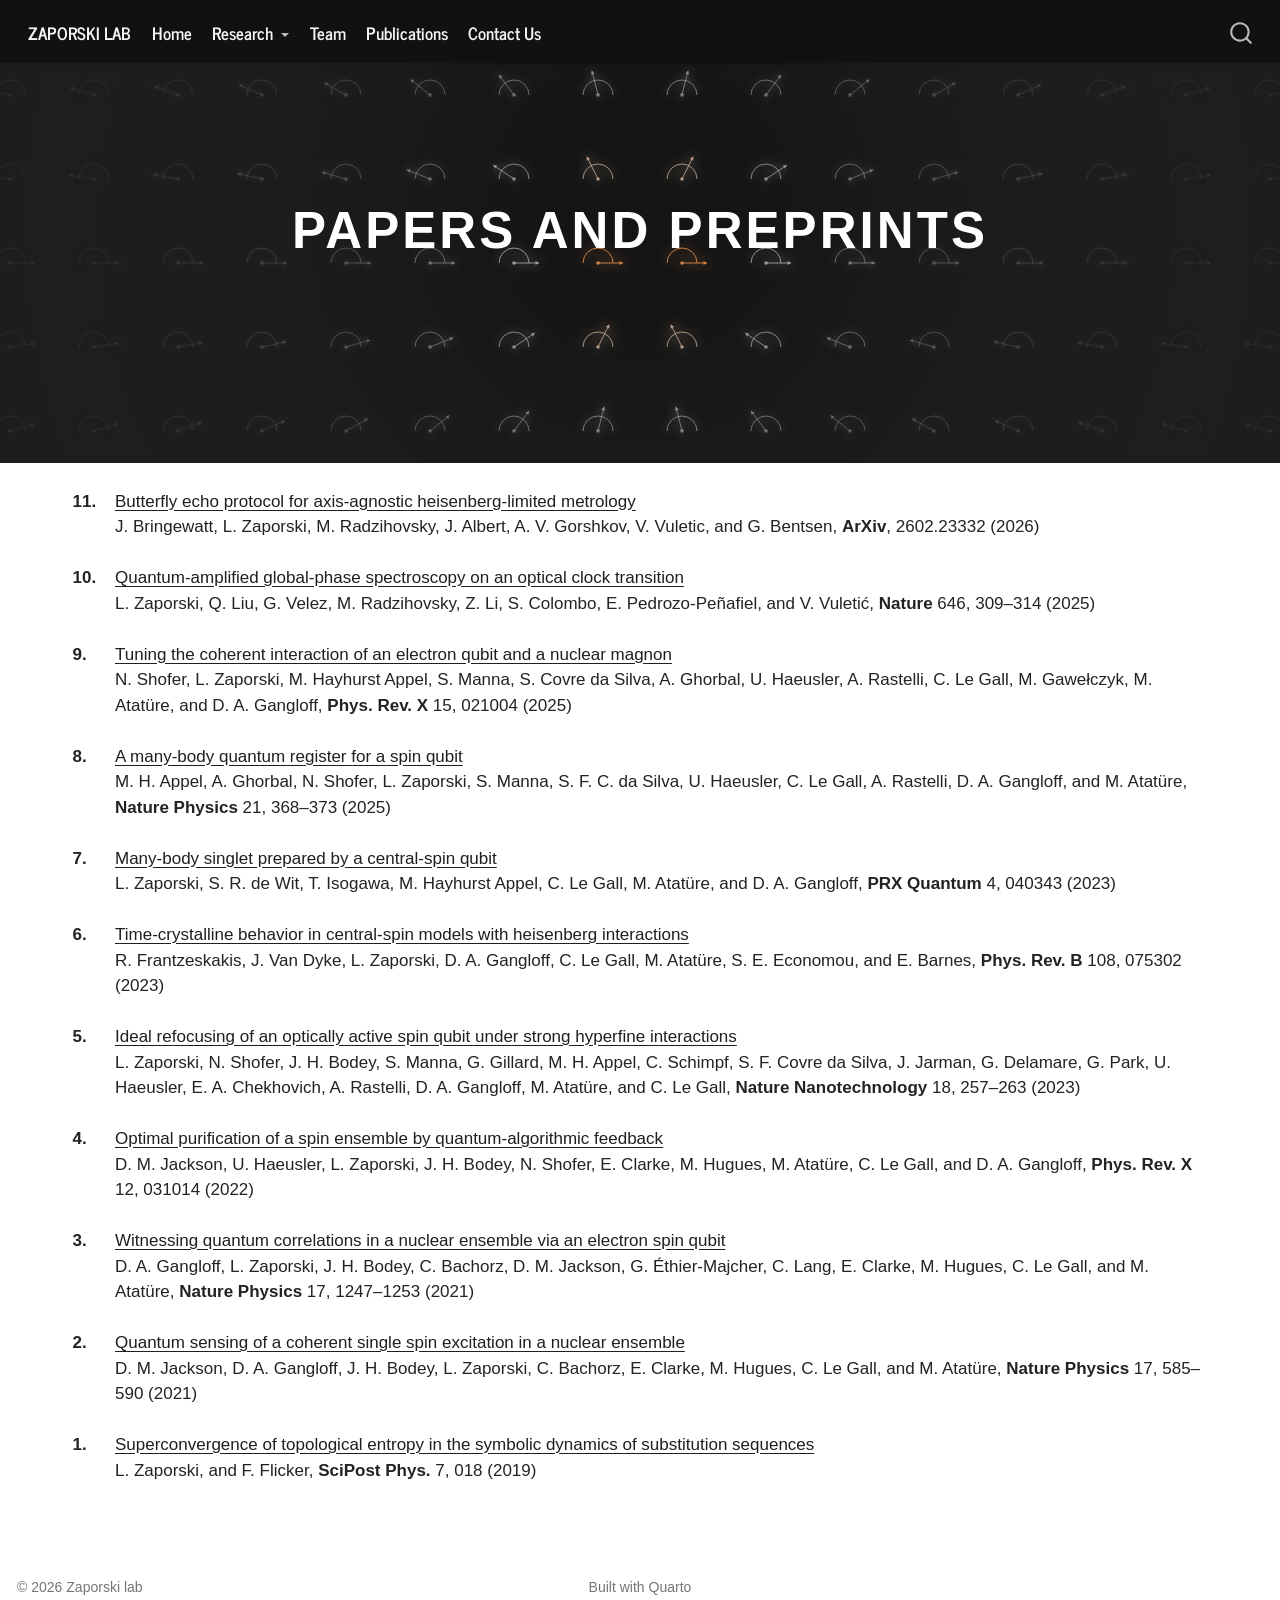
<file: publications.html>
<!DOCTYPE html>
<html xmlns="http://www.w3.org/1999/xhtml" lang="en" xml:lang="en"><head>

<meta charset="utf-8">
<meta name="generator" content="quarto-1.10.18">

<meta name="viewport" content="width=device-width, initial-scale=1.0, user-scalable=yes">


<title>Publications – Zaporski Lab</title>
<style>
/* Default styles provided by pandoc.
** See https://pandoc.org/MANUAL.html#variables-for-html for config info.
*/
span.smallcaps{font-variant: small-caps;}
div.columns{display: flex; gap: 1.5em;}
div.column{flex: auto;}
@media screen {
div.columns{gap: min(4vw, 1.5em);}
div.column{overflow-x: auto;}
}
div.hanging-indent{margin-left: 1.5em; text-indent: -1.5em;}
ul.task-list{list-style: none;}
ul.task-list li input[type="checkbox"] {
  width: 0.8em;
  margin: 0 0.8em 0.2em -1em; /* quarto-specific, see https://github.com/quarto-dev/quarto-cli/issues/4556 */ 
  vertical-align: middle;
}
/* CSS for citations */
div.csl-bib-body { }
div.csl-entry {
  clear: both;
}
.hanging-indent div.csl-entry {
  margin-left:2em;
  text-indent:-2em;
}
div.csl-left-margin {
  min-width:2em;
  float:left;
}
div.csl-right-inline {
  margin-left:2em;
  padding-left:1em;
}
div.csl-indent {
  margin-left: 2em;
}</style>


<script src="site_libs/quarto-nav/quarto-nav.js"></script>
<script src="site_libs/quarto-nav/headroom.min.js"></script>
<script src="site_libs/clipboard/clipboard.min.js"></script>
<script src="site_libs/quarto-search/autocomplete.umd.js"></script>
<script src="site_libs/quarto-search/fuse.min.js"></script>
<script src="site_libs/quarto-search/quarto-search.js"></script>
<meta name="quarto:offset" content="./">
<link href="./Pictures/logo_small_website.svg" rel="icon" type="image/svg+xml">
<script src="site_libs/quarto-html/quarto.js" type="module"></script>
<script src="site_libs/quarto-html/tabsets/tabsets.js" type="module"></script>
<script src="site_libs/quarto-html/popper.min.js"></script>
<script src="site_libs/quarto-html/tippy.umd.min.js"></script>
<script src="site_libs/quarto-html/anchor.min.js"></script>
<link href="site_libs/quarto-html/tippy.css" rel="stylesheet">
<link href="site_libs/quarto-html/quarto-syntax-highlighting-64a204ab8560d761af7679ceaba22944.css" rel="stylesheet" id="quarto-text-highlighting-styles">
<script src="site_libs/bootstrap/bootstrap.min.js"></script>
<link href="site_libs/bootstrap/bootstrap-icons.css" rel="stylesheet">
<link href="site_libs/bootstrap/bootstrap-ffa7aff1ec5c5cca5c5c4a13fb783f1b.min.css" rel="stylesheet" append-hash="true" id="quarto-bootstrap" data-mode="light">
<script id="quarto-search-options" type="application/json">{
  "location": "navbar",
  "copy-button": false,
  "collapse-after": 3,
  "panel-placement": "end",
  "type": "overlay",
  "limit": 50,
  "keyboard-shortcut": [
    "f",
    "/",
    "s"
  ],
  "show-item-context": false,
  "language": {
    "search-no-results-text": "No results",
    "search-matching-documents-text": "matching documents",
    "search-copy-link-title": "Copy link to search",
    "search-hide-matches-text": "Hide additional matches",
    "search-more-match-text": "more match in this document",
    "search-more-matches-text": "more matches in this document",
    "search-clear-button-title": "Clear",
    "search-text-placeholder": "",
    "search-detached-cancel-button-title": "Cancel",
    "search-submit-button-title": "Submit",
    "search-label": "Search"
  }
}</script>
<script src="publications_page.js"></script>


<link rel="stylesheet" href="styles.css">
<link rel="stylesheet" href="publications_page.css">
</head>

<body class="nav-fixed quarto-light">

<div id="quarto-search-results"></div>
  <header id="quarto-header" class="headroom fixed-top">
    <nav class="navbar navbar-expand-lg " data-bs-theme="dark">
      <div class="navbar-container container-fluid">
      <div class="navbar-brand-container mx-auto">
    <a class="navbar-brand" href="./index.html">
    <span class="navbar-title">Zaporski Lab</span>
    </a>
  </div>
            <div id="quarto-search" class="" title="Search"></div>
          <button class="navbar-toggler" type="button" data-bs-toggle="collapse" data-bs-target="#navbarCollapse" aria-controls="navbarCollapse" role="menu" aria-expanded="false" aria-label="Toggle navigation" onclick="if (window.quartoToggleHeadroom) { window.quartoToggleHeadroom(); }">
  <span class="navbar-toggler-icon"></span>
</button>
          <div class="collapse navbar-collapse" id="navbarCollapse">
            <ul class="navbar-nav navbar-nav-scroll me-auto">
  <li class="nav-item">
    <span class="nav-link">
<span class="menu-text">ZAPORSKI LAB</span>
    </span>
  </li>  
  <li class="nav-item">
    <a class="nav-link" href="./index.html"> 
<span class="menu-text">Home</span></a>
  </li>  
  <li class="nav-item dropdown ">
    <a class="nav-link dropdown-toggle" href="#" id="nav-menu-research" role="link" data-bs-toggle="dropdown" aria-expanded="false">
 <span class="menu-text">Research</span>
    </a>
    <ul class="dropdown-menu" aria-labelledby="nav-menu-research">    
        <li>
    <a class="dropdown-item" href="./thulium.html">
 <span class="dropdown-text">Thulium-169</span></a>
  </li>  
    </ul>
  </li>
  <li class="nav-item">
    <a class="nav-link" href="./team.html"> 
<span class="menu-text">Team</span></a>
  </li>  
  <li class="nav-item">
    <a class="nav-link active" href="./publications.html" aria-current="page"> 
<span class="menu-text">Publications</span></a>
  </li>  
  <li class="nav-item">
    <a class="nav-link" href="./contact.html"> 
<span class="menu-text">Contact Us</span></a>
  </li>  
</ul>
          </div> <!-- /navcollapse -->
            <div class="quarto-navbar-tools">
</div>
      </div> <!-- /container-fluid -->
    </nav>
</header>
<!-- content -->
<div id="quarto-content" class="quarto-container page-columns page-rows-contents page-layout-full page-navbar">
<!-- sidebar -->
<!-- margin-sidebar -->
    
<!-- main -->
<main class="content column-page" id="quarto-document-content">

<header id="title-block-header" class="quarto-title-block default">
<div class="quarto-title">
<h1 class="title">Publications</h1>
</div>



<div class="quarto-title-meta column-page">

    
  
    
  </div>
  


</header>


<style>
  .hero-banner {
    position: relative;
    margin-top: calc(-1 * var(--quarto-navbar-height, 56px));
    padding-top: var(--quarto-navbar-height, 56px);
    overflow: hidden;
    z-index: 0;
  }

  .hero-frame {
    position: relative;
    min-height: 360px;
    z-index: 0;
  }

  .hero-overlay {
    position: absolute;
    inset: 0;
    display: flex;
    align-items: center;
    justify-content: center;
    text-align: center;
    pointer-events: none;
    z-index: 1;
  }

  .hero-title,
  .hero-subtitle {
    position: relative;
    z-index: 2;
  }
</style>
<div class="hero-banner">
<div id="hero-animation" class="hero-frame">

</div>
<div class="hero-overlay">
<div class="hero-title">
Papers and preprints
</div>
</div>
</div>
<script>
(function () {
  const host = document.getElementById('hero-animation');
  if (!host) return;

  const canvas = document.createElement('canvas');
  canvas.id = 'bg';
  host.appendChild(canvas);

  const ctx = canvas.getContext('2d');
  if (!ctx) return;

  let width = 0;
  let height = 0;
  let dpr = window.devicePixelRatio || 1;

  let rafId = 0;
  let isVisible = false;
  let isActive = false;
  let hovered = false;
  let pointerInside = false;
  let lastFrameTime = 0;

  const maxFps = 60;
  const minFrameInterval = 1000 / maxFps;

  ctx.lineWidth = 1.05;
  ctx.lineCap = 'round';
  ctx.lineJoin = 'round';

  const mouse = { x: 0, y: 0 };
  const symbols = [];
  const spacing = 84;

  function buildGrid() {
    symbols.length = 0;
    const offsetX = (width % spacing) / 2;
    const offsetY = (height % spacing) / 2;
    const safeHeight = height + spacing;
    const safeWidth = width + spacing;
    for (let x = offsetX; x < safeWidth; x += spacing) {
      for (let y = offsetY; y < safeHeight; y += spacing) {
        symbols.push({ x, y });
      }
    }
  }

  function resize() {
    width = host.clientWidth || window.innerWidth;
    height = host.clientHeight || 360;
    dpr = window.devicePixelRatio || 1;

    canvas.width = Math.round(width * dpr);
    canvas.height = Math.round(height * dpr);
    canvas.style.width = width + 'px';
    canvas.style.height = height + 'px';

    ctx.setTransform(1, 0, 0, 1, 0, 0);
    ctx.scale(dpr, dpr);

    if (!mouse.x && !mouse.y) {
      mouse.x = width / 2;
      mouse.y = height / 2;
    }

    buildGrid();
    drawFrame();
  }

  function startAnimation() {
    if (isActive) return;
    isActive = true;
    lastFrameTime = 0;
    rafId = requestAnimationFrame(animate);
  }

  function stopAnimation() {
    if (!isActive) return;
    isActive = false;
    cancelAnimationFrame(rafId);
    rafId = 0;
  }

  function isHeroInViewport() {
    const rect = host.getBoundingClientRect();
    return rect.bottom > 0 && rect.top < window.innerHeight;
  }

  function refreshRunState() {
    const canRun = isVisible && hovered && pointerInside && !document.hidden && isHeroInViewport();
    if (canRun) {
      startAnimation();
    } else {
      stopAnimation();
    }
  }

  function updateVisibility(visible) {
    isVisible = visible;
    refreshRunState();
  }

  const observer = new IntersectionObserver((entries) => {
    const entry = entries[0];
    updateVisibility(entry && entry.isIntersecting);
  }, { threshold: 0.1 });

  observer.observe(host);

  document.addEventListener('visibilitychange', () => {
    refreshRunState();
  });

  window.addEventListener('scroll', () => {
    if (!isHeroInViewport()) {
      hovered = false;
      pointerInside = false;
    }
    refreshRunState();
  }, { passive: true });

  host.addEventListener('pointerenter', () => {
    hovered = true;
    pointerInside = true;
    refreshRunState();
  });

  host.addEventListener('pointerleave', () => {
    hovered = false;
    pointerInside = false;
    refreshRunState();
  });

  host.addEventListener('pointermove', (e) => {
    const rect = host.getBoundingClientRect();
    mouse.x = e.clientX - rect.left;
    mouse.y = e.clientY - rect.top;
  });

  host.addEventListener('touchstart', (e) => {
    const touch = e.touches[0];
    if (!touch) return;
    hovered = true;
    pointerInside = true;
    const rect = host.getBoundingClientRect();
    mouse.x = touch.clientX - rect.left;
    mouse.y = touch.clientY - rect.top;
    refreshRunState();
  }, { passive: true });

  host.addEventListener('touchend', () => {
    hovered = false;
    pointerInside = false;
    refreshRunState();
  }, { passive: true });

  window.addEventListener('resize', resize);

  function lerp(a, b, t) { return a + (b - a) * t; }
  function mix(c1, c2, t) {
    return {
      r: Math.round(lerp(c1.r, c2.r, t)),
      g: Math.round(lerp(c1.g, c2.g, t)),
      b: Math.round(lerp(c1.b, c2.b, t))
    };
  }

  function getColor(dist, maxDist) {
    const t = Math.max(0, Math.min(1, 1 - dist / maxDist));
    const far = { r: 68, g: 71, b: 77 };
    const near = { r: 245, g: 245, b: 245 };
    const accent = { r: 217, g: 95, b: 2 };
    let c = mix(far, near, t * t);
    if (t > 0.82) c = mix(c, accent, (t - 0.82) / 0.18);
    return { css: `rgb(${c.r},${c.g},${c.b})`, strength: t };
  }

  function drawSymbol(x, y, angle, color, strength) {
    const r = 15;
    const lineLen = 10;
    ctx.save();
    ctx.translate(x, y);
    ctx.shadowColor = color;
    ctx.shadowBlur = 2 + 10 * strength;
    ctx.beginPath();
    ctx.arc(0, 0, r, Math.PI, 0);
    ctx.strokeStyle = color;
    ctx.stroke();

    let dx = Math.cos(angle);
    let dy = Math.sin(angle);
    if (dy > 0) { dx = -dx; dy = -dy; }

    const len = Math.hypot(dx, dy);
    dx /= len;
    dy /= len;

    const endX = dx * (r + lineLen);
    const endY = dy * (r + lineLen);

    ctx.beginPath();
    ctx.moveTo(0, 0);
    ctx.lineTo(endX, endY);
    ctx.stroke();

    const arrowSize = 3.5;
    const px = -dy;
    const py = dx;

    ctx.beginPath();
    ctx.moveTo(endX, endY);
    ctx.lineTo(endX - dx * arrowSize + px * arrowSize * 0.6, endY - dy * arrowSize + py * arrowSize * 0.6);
    ctx.lineTo(endX - dx * arrowSize - px * arrowSize * 0.6, endY - dy * arrowSize - py * arrowSize * 0.6);
    ctx.closePath();
    ctx.fillStyle = color;
    ctx.fill();

    ctx.beginPath();
    ctx.arc(0, 0, 1.8, 0, Math.PI * 2);
    ctx.fill();
    ctx.restore();
  }

  function drawFrame() {
    ctx.fillStyle = '#0d0d0d';
    ctx.fillRect(0, 0, width, height);

    const gradient = ctx.createRadialGradient(width / 2, height * 0.35, 100, width / 2, height / 2, width);
    gradient.addColorStop(0, 'rgba(255,255,255,0.03)');
    gradient.addColorStop(1, 'rgba(0,0,0,0.25)');
    ctx.fillStyle = gradient;
    ctx.fillRect(0, 0, width, height);

    const maxDist = 700;
    for (const s of symbols) {
      const dx = mouse.x - s.x;
      const dy = mouse.y - s.y;
      const dist = Math.hypot(dx, dy);
      const angle = Math.atan2(dy, dx);
      const c = getColor(dist, maxDist);
      ctx.globalAlpha = 0.22 + 0.78 * Math.pow(c.strength, 2);
      drawSymbol(s.x, s.y, angle, c.css, c.strength);
    }

    ctx.globalAlpha = 1;
  }

  function animate(now) {
    if (!isActive) return;

    if (!lastFrameTime || now - lastFrameTime >= minFrameInterval) {
      drawFrame();
      lastFrameTime = now;
    }

    rafId = requestAnimationFrame(animate);
  }

  requestAnimationFrame(() => {
    resize();
    updateVisibility(host.getBoundingClientRect().top < window.innerHeight);
  });
})();
</script>
<div style="display:none">
<p><span class="citation" data-cites="bringewatt2026">[<a href="#ref-bringewatt2026" role="doc-biblioref">1</a>]</span> <span class="citation" data-cites="Zaporski2025">[<a href="#ref-Zaporski2025" role="doc-biblioref">2</a>]</span> <span class="citation" data-cites="PhysRevX.15.021004">[<a href="#ref-PhysRevX.15.021004" role="doc-biblioref">3</a>]</span> <span class="citation" data-cites="Appel2025">[<a href="#ref-Appel2025" role="doc-biblioref">4</a>]</span> <span class="citation" data-cites="PRXQuantum.4.040343">[<a href="#ref-PRXQuantum.4.040343" role="doc-biblioref">5</a>]</span> <span class="citation" data-cites="PhysRevB.108.075302">[<a href="#ref-PhysRevB.108.075302" role="doc-biblioref">6</a>]</span> <span class="citation" data-cites="Zaporski2023">[<a href="#ref-Zaporski2023" role="doc-biblioref">7</a>]</span> <span class="citation" data-cites="PhysRevX.12.031014">[<a href="#ref-PhysRevX.12.031014" role="doc-biblioref">8</a>]</span> <span class="citation" data-cites="Gangloff2021">[<a href="#ref-Gangloff2021" role="doc-biblioref">9</a>]</span> <span class="citation" data-cites="Jackson2021">[<a href="#ref-Jackson2021" role="doc-biblioref">10</a>]</span> <span class="citation" data-cites="SciPostPhys.7.2.018">[<a href="#ref-SciPostPhys.7.2.018" role="doc-biblioref">11</a>]</span></p>
</div>
<div id="refs" class="references csl-bib-body" role="list">
<div id="ref-bringewatt2026" class="csl-entry" role="listitem">
<div class="csl-block"><a href="https://arxiv.org/abs/2602.23332">Butterfly echo protocol for axis-agnostic heisenberg-limited metrology</a> </div><div class="csl-block">J. Bringewatt, L. Zaporski, M. Radzihovsky, J. Albert, A. V. Gorshkov, V. Vuletic, and G. Bentsen, <strong>ArXiv</strong>, 2602.23332 (2026)</div>
</div>
<div id="ref-Zaporski2025" class="csl-entry" role="listitem">
<div class="csl-block"><a href="https://doi.org/10.1038/s41586-025-09578-8">Quantum-amplified global-phase spectroscopy on an optical clock transition</a> </div><div class="csl-block">L. Zaporski, Q. Liu, G. Velez, M. Radzihovsky, Z. Li, S. Colombo, E. Pedrozo-Peñafiel, and V. Vuletić, <strong>Nature</strong> 646, 309–314 (2025)</div>
</div>
<div id="ref-PhysRevX.15.021004" class="csl-entry" role="listitem">
<div class="csl-block"><a href="https://doi.org/10.1103/PhysRevX.15.021004">Tuning the coherent interaction of an electron qubit and a nuclear magnon</a> </div><div class="csl-block">N. Shofer, L. Zaporski, M. Hayhurst Appel, S. Manna, S. Covre da Silva, A. Ghorbal, U. Haeusler, A. Rastelli, C. Le Gall, M. Gawełczyk, M. Atatüre, and D. A. Gangloff, <strong>Phys. Rev. X</strong> 15, 021004 (2025)</div>
</div>
<div id="ref-Appel2025" class="csl-entry" role="listitem">
<div class="csl-block"><a href="https://doi.org/10.1038/s41567-024-02746-z">A many-body quantum register for a spin qubit</a> </div><div class="csl-block">M. H. Appel, A. Ghorbal, N. Shofer, L. Zaporski, S. Manna, S. F. C. da Silva, U. Haeusler, C. Le Gall, A. Rastelli, D. A. Gangloff, and M. Atatüre, <strong>Nature Physics</strong> 21, 368–373 (2025)</div>
</div>
<div id="ref-PRXQuantum.4.040343" class="csl-entry" role="listitem">
<div class="csl-block"><a href="https://doi.org/10.1103/PRXQuantum.4.040343">Many-body singlet prepared by a central-spin qubit</a> </div><div class="csl-block">L. Zaporski, S. R. de Wit, T. Isogawa, M. Hayhurst Appel, C. Le Gall, M. Atatüre, and D. A. Gangloff, <strong>PRX Quantum</strong> 4, 040343 (2023)</div>
</div>
<div id="ref-PhysRevB.108.075302" class="csl-entry" role="listitem">
<div class="csl-block"><a href="https://doi.org/10.1103/PhysRevB.108.075302">Time-crystalline behavior in central-spin models with heisenberg interactions</a> </div><div class="csl-block">R. Frantzeskakis, J. Van Dyke, L. Zaporski, D. A. Gangloff, C. Le Gall, M. Atatüre, S. E. Economou, and E. Barnes, <strong>Phys. Rev. B</strong> 108, 075302 (2023)</div>
</div>
<div id="ref-Zaporski2023" class="csl-entry" role="listitem">
<div class="csl-block"><a href="https://doi.org/10.1038/s41565-022-01282-2">Ideal refocusing of an optically active spin qubit under strong hyperfine interactions</a> </div><div class="csl-block">L. Zaporski, N. Shofer, J. H. Bodey, S. Manna, G. Gillard, M. H. Appel, C. Schimpf, S. F. Covre da Silva, J. Jarman, G. Delamare, G. Park, U. Haeusler, E. A. Chekhovich, A. Rastelli, D. A. Gangloff, M. Atatüre, and C. Le Gall, <strong>Nature Nanotechnology</strong> 18, 257–263 (2023)</div>
</div>
<div id="ref-PhysRevX.12.031014" class="csl-entry" role="listitem">
<div class="csl-block"><a href="https://doi.org/10.1103/PhysRevX.12.031014">Optimal purification of a spin ensemble by quantum-algorithmic feedback</a> </div><div class="csl-block">D. M. Jackson, U. Haeusler, L. Zaporski, J. H. Bodey, N. Shofer, E. Clarke, M. Hugues, M. Atatüre, C. Le Gall, and D. A. Gangloff, <strong>Phys. Rev. X</strong> 12, 031014 (2022)</div>
</div>
<div id="ref-Gangloff2021" class="csl-entry" role="listitem">
<div class="csl-block"><a href="https://doi.org/10.1038/s41567-021-01344-7">Witnessing quantum correlations in a nuclear ensemble via an electron spin qubit</a> </div><div class="csl-block">D. A. Gangloff, L. Zaporski, J. H. Bodey, C. Bachorz, D. M. Jackson, G. Éthier-Majcher, C. Lang, E. Clarke, M. Hugues, C. Le Gall, and M. Atatüre, <strong>Nature Physics</strong> 17, 1247–1253 (2021)</div>
</div>
<div id="ref-Jackson2021" class="csl-entry" role="listitem">
<div class="csl-block"><a href="https://doi.org/10.1038/s41567-020-01161-4">Quantum sensing of a coherent single spin excitation in a nuclear ensemble</a> </div><div class="csl-block">D. M. Jackson, D. A. Gangloff, J. H. Bodey, L. Zaporski, C. Bachorz, E. Clarke, M. Hugues, C. Le Gall, and M. Atatüre, <strong>Nature Physics</strong> 17, 585–590 (2021)</div>
</div>
<div id="ref-SciPostPhys.7.2.018" class="csl-entry" role="listitem">
<div class="csl-block"><a href="https://doi.org/10.21468/SciPostPhys.7.2.018">Superconvergence of topological entropy in the symbolic dynamics of substitution sequences</a> </div><div class="csl-block">L. Zaporski, and F. Flicker, <strong>SciPost Phys.</strong> 7, 018 (2019)</div>
</div>
</div>



</main> <!-- /main -->
<script id="quarto-html-after-body" type="application/javascript">
  window.document.addEventListener("DOMContentLoaded", function (event) {
    const icon = "";
    const anchorJS = new window.AnchorJS();
    anchorJS.options = {
      placement: 'right',
      icon: icon
    };
    anchorJS.add('.anchored');
    const isCodeAnnotation = (el) => {
      for (const clz of el.classList) {
        if (clz.startsWith('code-annotation-')) {                     
          return true;
        }
      }
      return false;
    }
    const onCopySuccess = function(e) {
      // button target
      const button = e.trigger;
      // don't keep focus
      button.blur();
      // flash "checked"
      button.classList.add('code-copy-button-checked');
      var currentTitle = button.getAttribute("title");
      button.setAttribute("title", "Copied!");
      let tooltip;
      if (window.bootstrap) {
        button.setAttribute("data-bs-toggle", "tooltip");
        button.setAttribute("data-bs-placement", "left");
        button.setAttribute("data-bs-title", "Copied!");
        tooltip = new bootstrap.Tooltip(button, 
          { trigger: "manual", 
            customClass: "code-copy-button-tooltip",
            offset: [0, -8]});
        tooltip.show();    
      }
      setTimeout(function() {
        if (tooltip) {
          tooltip.hide();
          button.removeAttribute("data-bs-title");
          button.removeAttribute("data-bs-toggle");
          button.removeAttribute("data-bs-placement");
        }
        button.setAttribute("title", currentTitle);
        button.classList.remove('code-copy-button-checked');
      }, 1000);
      // clear code selection
      e.clearSelection();
    }
    const getTextToCopy = function(trigger) {
      const outerScaffold = trigger.parentElement.cloneNode(true);
      const codeEl = outerScaffold.querySelector('code');
      for (const childEl of codeEl.children) {
        if (isCodeAnnotation(childEl)) {
          childEl.remove();
        }
      }
      return codeEl.innerText;
    }
    const clipboard = new window.ClipboardJS('.code-copy-button:not([data-in-quarto-modal])', {
      text: getTextToCopy
    });
    clipboard.on('success', onCopySuccess);
    if (window.document.getElementById('quarto-embedded-source-code-modal')) {
      const clipboardModal = new window.ClipboardJS('.code-copy-button[data-in-quarto-modal]', {
        text: getTextToCopy,
        container: window.document.getElementById('quarto-embedded-source-code-modal')
      });
      clipboardModal.on('success', onCopySuccess);
    }
      var localhostRegex = new RegExp(/^(?:http|https):\/\/localhost\:?[0-9]*\//);
      var mailtoRegex = new RegExp(/^mailto:/);
        var filterRegex = new RegExp("https:\/\/zaporski-lab\.github\.io\/");
      var isInternal = (href) => {
          return filterRegex.test(href) || localhostRegex.test(href) || mailtoRegex.test(href);
      }
      // Inspect non-navigation links and adorn them if external
     var links = window.document.querySelectorAll('a[href]:not(.nav-link):not(.navbar-brand):not(.toc-action):not(.sidebar-link):not(.sidebar-item-toggle):not(.pagination-link):not(.no-external):not([aria-hidden]):not(.dropdown-item):not(.quarto-navigation-tool):not(.about-link)');
      for (var i=0; i<links.length; i++) {
        const link = links[i];
        if (!isInternal(link.href)) {
          // undo the damage that might have been done by quarto-nav.js in the case of
          // links that we want to consider external
          if (link.dataset.originalHref !== undefined) {
            link.href = link.dataset.originalHref;
          }
        }
      }
    function tippyHover(el, contentFn, onTriggerFn, onUntriggerFn) {
      const config = {
        allowHTML: true,
        maxWidth: 500,
        delay: 100,
        arrow: false,
        appendTo: function(el) {
            return el.parentElement;
        },
        interactive: true,
        interactiveBorder: 10,
        theme: 'quarto',
        placement: 'bottom-start',
      };
      if (contentFn) {
        config.content = contentFn;
      }
      if (onTriggerFn) {
        config.onTrigger = onTriggerFn;
      }
      if (onUntriggerFn) {
        config.onUntrigger = onUntriggerFn;
      }
      window.tippy(el, config); 
    }
    const noterefs = window.document.querySelectorAll('a[role="doc-noteref"]');
    for (var i=0; i<noterefs.length; i++) {
      const ref = noterefs[i];
      tippyHover(ref, function() {
        // use id or data attribute instead here
        let href = ref.getAttribute('data-footnote-href') || ref.getAttribute('href');
        try { href = new URL(href).hash; } catch {}
        const id = href.replace(/^#\/?/, "");
        const note = window.document.getElementById(id);
        if (note) {
          return note.innerHTML;
        } else {
          return "";
        }
      });
    }
    const xrefs = window.document.querySelectorAll('a.quarto-xref');
    const processXRef = (id, note) => {
      // Strip column container classes
      const stripColumnClz = (el) => {
        el.classList.remove("page-full", "page-columns");
        if (el.children) {
          for (const child of el.children) {
            stripColumnClz(child);
          }
        }
      }
      stripColumnClz(note)
      if (id === null || id.startsWith('sec-')) {
        // Special case sections, only their first couple elements
        const container = document.createElement("div");
        if (note.children && note.children.length > 2) {
          container.appendChild(note.children[0].cloneNode(true));
          for (let i = 1; i < note.children.length; i++) {
            const child = note.children[i];
            if (child.tagName === "P" && child.innerText === "") {
              continue;
            } else {
              container.appendChild(child.cloneNode(true));
              break;
            }
          }
          if (window.Quarto?.typesetMath) {
            window.Quarto.typesetMath(container);
          }
          return container.innerHTML
        } else {
          if (window.Quarto?.typesetMath) {
            window.Quarto.typesetMath(note);
          }
          return note.innerHTML;
        }
      } else {
        // Remove any anchor links if they are present
        const anchorLink = note.querySelector('a.anchorjs-link');
        if (anchorLink) {
          anchorLink.remove();
        }
        if (window.Quarto?.typesetMath) {
          window.Quarto.typesetMath(note);
        }
        if (note.classList.contains("callout")) {
          return note.outerHTML;
        } else {
          return note.innerHTML;
        }
      }
    }
    for (var i=0; i<xrefs.length; i++) {
      const xref = xrefs[i];
      tippyHover(xref, undefined, function(instance) {
        instance.disable();
        let url = xref.getAttribute('href');
        let hash = undefined; 
        if (url.startsWith('#')) {
          hash = url;
        } else {
          try { hash = new URL(url).hash; } catch {}
        }
        if (hash) {
          const id = hash.replace(/^#\/?/, "");
          const note = window.document.getElementById(id);
          if (note !== null) {
            try {
              const html = processXRef(id, note.cloneNode(true));
              instance.setContent(html);
            } finally {
              instance.enable();
              instance.show();
            }
          } else {
            // See if we can fetch this
            fetch(url.split('#')[0])
            .then(res => res.text())
            .then(html => {
              const parser = new DOMParser();
              const htmlDoc = parser.parseFromString(html, "text/html");
              const note = htmlDoc.getElementById(id);
              if (note !== null) {
                const html = processXRef(id, note);
                instance.setContent(html);
              } 
            }).finally(() => {
              instance.enable();
              instance.show();
            });
          }
        } else {
          // See if we can fetch a full url (with no hash to target)
          // This is a special case and we should probably do some content thinning / targeting
          fetch(url)
          .then(res => res.text())
          .then(html => {
            const parser = new DOMParser();
            const htmlDoc = parser.parseFromString(html, "text/html");
            const note = htmlDoc.querySelector('main.content');
            if (note !== null) {
              // This should only happen for chapter cross references
              // (since there is no id in the URL)
              // remove the first header
              if (note.children.length > 0 && note.children[0].tagName === "HEADER") {
                note.children[0].remove();
              }
              const html = processXRef(null, note);
              instance.setContent(html);
            } 
          }).finally(() => {
            instance.enable();
            instance.show();
          });
        }
      }, function(instance) {
      });
    }
        let selectedAnnoteEl;
        const selectorForAnnotation = ( cell, annotation) => {
          let cellAttr = 'data-code-cell="' + cell + '"';
          let lineAttr = 'data-code-annotation="' +  annotation + '"';
          const selector = 'span[' + cellAttr + '][' + lineAttr + ']';
          return selector;
        }
        const selectCodeLines = (annoteEl) => {
          const doc = window.document;
          const targetCell = annoteEl.getAttribute("data-target-cell");
          const targetAnnotation = annoteEl.getAttribute("data-target-annotation");
          const annoteSpan = window.document.querySelector(selectorForAnnotation(targetCell, targetAnnotation));
          const lines = annoteSpan.getAttribute("data-code-lines").split(",");
          const lineIds = lines.map((line) => {
            return targetCell + "-" + line;
          })
          let top = null;
          let height = null;
          let parent = null;
          if (lineIds.length > 0) {
              //compute the position of the single el (top and bottom and make a div)
              const el = window.document.getElementById(lineIds[0]);
              top = el.offsetTop;
              height = el.offsetHeight;
              parent = el.parentElement.parentElement;
            if (lineIds.length > 1) {
              const lastEl = window.document.getElementById(lineIds[lineIds.length - 1]);
              const bottom = lastEl.offsetTop + lastEl.offsetHeight;
              height = bottom - top;
            }
            if (top !== null && height !== null && parent !== null) {
              // cook up a div (if necessary) and position it 
              let div = window.document.getElementById("code-annotation-line-highlight");
              if (div === null) {
                div = window.document.createElement("div");
                div.setAttribute("id", "code-annotation-line-highlight");
                div.style.position = 'absolute';
                parent.appendChild(div);
              }
              div.style.top = top - 2 + "px";
              div.style.height = height + 4 + "px";
              div.style.left = 0;
              let gutterDiv = window.document.getElementById("code-annotation-line-highlight-gutter");
              if (gutterDiv === null) {
                gutterDiv = window.document.createElement("div");
                gutterDiv.setAttribute("id", "code-annotation-line-highlight-gutter");
                gutterDiv.style.position = 'absolute';
                const codeCell = window.document.getElementById(targetCell);
                const gutter = codeCell.querySelector('.code-annotation-gutter');
                gutter.appendChild(gutterDiv);
              }
              gutterDiv.style.top = top - 2 + "px";
              gutterDiv.style.height = height + 4 + "px";
            }
            selectedAnnoteEl = annoteEl;
          }
        };
        const unselectCodeLines = () => {
          const elementsIds = ["code-annotation-line-highlight", "code-annotation-line-highlight-gutter"];
          elementsIds.forEach((elId) => {
            const div = window.document.getElementById(elId);
            if (div) {
              div.remove();
            }
          });
          selectedAnnoteEl = undefined;
        };
          // Handle positioning of the toggle
      window.addEventListener(
        "resize",
        throttle(() => {
          elRect = undefined;
          if (selectedAnnoteEl) {
            selectCodeLines(selectedAnnoteEl);
          }
        }, 10)
      );
      function throttle(fn, ms) {
      let throttle = false;
      let timer;
        return (...args) => {
          if(!throttle) { // first call gets through
              fn.apply(this, args);
              throttle = true;
          } else { // all the others get throttled
              if(timer) clearTimeout(timer); // cancel #2
              timer = setTimeout(() => {
                fn.apply(this, args);
                timer = throttle = false;
              }, ms);
          }
        };
      }
        // Attach click handler to the DT
        const annoteDls = window.document.querySelectorAll('dt[data-target-cell]');
        for (const annoteDlNode of annoteDls) {
          annoteDlNode.addEventListener('click', (event) => {
            const clickedEl = event.target;
            if (clickedEl !== selectedAnnoteEl) {
              unselectCodeLines();
              const activeEl = window.document.querySelector('dt[data-target-cell].code-annotation-active');
              if (activeEl) {
                activeEl.classList.remove('code-annotation-active');
              }
              selectCodeLines(clickedEl);
              clickedEl.classList.add('code-annotation-active');
            } else {
              // Unselect the line
              unselectCodeLines();
              clickedEl.classList.remove('code-annotation-active');
            }
          });
        }
    const findCites = (el) => {
      const parentEl = el.parentElement;
      if (parentEl) {
        const cites = parentEl.dataset.cites;
        if (cites) {
          return {
            el,
            cites: cites.split(' ')
          };
        } else {
          return findCites(el.parentElement)
        }
      } else {
        return undefined;
      }
    };
    var bibliorefs = window.document.querySelectorAll('a[role="doc-biblioref"]');
    for (var i=0; i<bibliorefs.length; i++) {
      const ref = bibliorefs[i];
      const citeInfo = findCites(ref);
      if (citeInfo) {
        tippyHover(citeInfo.el, function() {
          var popup = window.document.createElement('div');
          citeInfo.cites.forEach(function(cite) {
            var citeDiv = window.document.createElement('div');
            citeDiv.classList.add('hanging-indent');
            citeDiv.classList.add('csl-entry');
            var biblioDiv = window.document.getElementById('ref-' + cite);
            if (biblioDiv) {
              citeDiv.innerHTML = biblioDiv.innerHTML;
            }
            popup.appendChild(citeDiv);
          });
          return popup.innerHTML;
        });
      }
    }
  });
  </script>
</div> <!-- /content -->
<footer class="footer">
  <div class="nav-footer">
    <div class="nav-footer-left">
<p>© 2026 Zaporski lab</p>
</div>   
    <div class="nav-footer-center">
<p>Built with Quarto</p>
</div>
    <div class="nav-footer-right">
      &nbsp;
    </div>
  </div>
</footer>




</body></html>
</file>
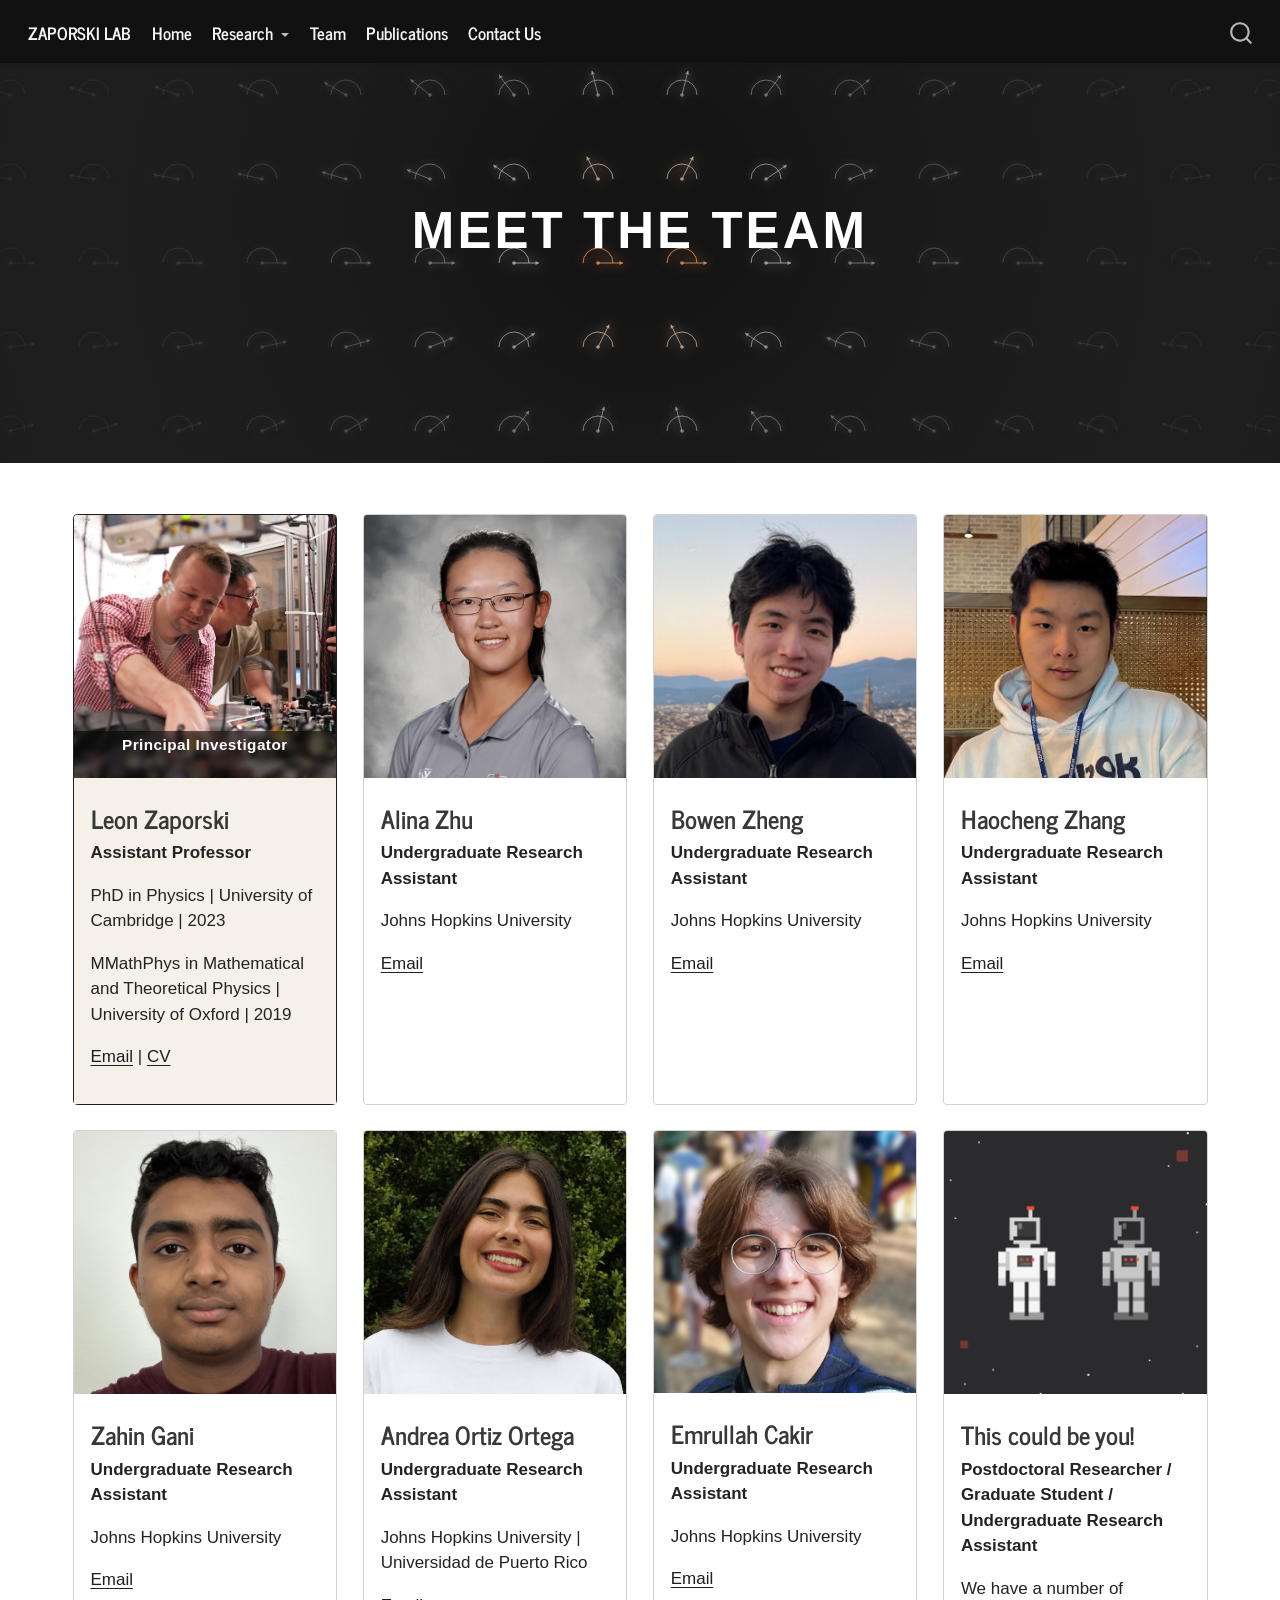
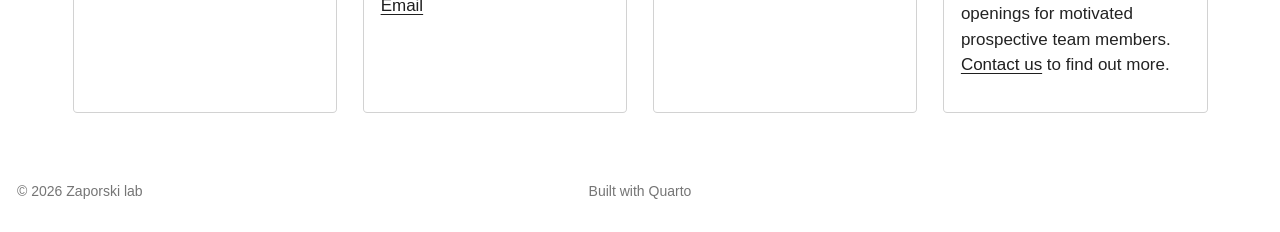
<file: team.html>
<!DOCTYPE html>
<html xmlns="http://www.w3.org/1999/xhtml" lang="en" xml:lang="en"><head>

<meta charset="utf-8">
<meta name="generator" content="quarto-1.10.18">

<meta name="viewport" content="width=device-width, initial-scale=1.0, user-scalable=yes">


<title>Team – Zaporski Lab</title>
<style>
/* Default styles provided by pandoc.
** See https://pandoc.org/MANUAL.html#variables-for-html for config info.
*/
span.smallcaps{font-variant: small-caps;}
div.columns{display: flex; gap: 1.5em;}
div.column{flex: auto;}
@media screen {
div.columns{gap: min(4vw, 1.5em);}
div.column{overflow-x: auto;}
}
div.hanging-indent{margin-left: 1.5em; text-indent: -1.5em;}
ul.task-list{list-style: none;}
ul.task-list li input[type="checkbox"] {
  width: 0.8em;
  margin: 0 0.8em 0.2em -1em; /* quarto-specific, see https://github.com/quarto-dev/quarto-cli/issues/4556 */ 
  vertical-align: middle;
}
</style>


<script src="site_libs/quarto-nav/quarto-nav.js"></script>
<script src="site_libs/quarto-nav/headroom.min.js"></script>
<script src="site_libs/clipboard/clipboard.min.js"></script>
<script src="site_libs/quarto-search/autocomplete.umd.js"></script>
<script src="site_libs/quarto-search/fuse.min.js"></script>
<script src="site_libs/quarto-search/quarto-search.js"></script>
<meta name="quarto:offset" content="./">
<link href="./Pictures/logo_small_website.svg" rel="icon" type="image/svg+xml">
<script src="site_libs/quarto-html/quarto.js" type="module"></script>
<script src="site_libs/quarto-html/tabsets/tabsets.js" type="module"></script>
<script src="site_libs/quarto-html/popper.min.js"></script>
<script src="site_libs/quarto-html/tippy.umd.min.js"></script>
<script src="site_libs/quarto-html/anchor.min.js"></script>
<link href="site_libs/quarto-html/tippy.css" rel="stylesheet">
<link href="site_libs/quarto-html/quarto-syntax-highlighting-64a204ab8560d761af7679ceaba22944.css" rel="stylesheet" id="quarto-text-highlighting-styles">
<script src="site_libs/bootstrap/bootstrap.min.js"></script>
<link href="site_libs/bootstrap/bootstrap-icons.css" rel="stylesheet">
<link href="site_libs/bootstrap/bootstrap-ffa7aff1ec5c5cca5c5c4a13fb783f1b.min.css" rel="stylesheet" append-hash="true" id="quarto-bootstrap" data-mode="light">
<script id="quarto-search-options" type="application/json">{
  "location": "navbar",
  "copy-button": false,
  "collapse-after": 3,
  "panel-placement": "end",
  "type": "overlay",
  "limit": 50,
  "keyboard-shortcut": [
    "f",
    "/",
    "s"
  ],
  "show-item-context": false,
  "language": {
    "search-no-results-text": "No results",
    "search-matching-documents-text": "matching documents",
    "search-copy-link-title": "Copy link to search",
    "search-hide-matches-text": "Hide additional matches",
    "search-more-match-text": "more match in this document",
    "search-more-matches-text": "more matches in this document",
    "search-clear-button-title": "Clear",
    "search-text-placeholder": "",
    "search-detached-cancel-button-title": "Cancel",
    "search-submit-button-title": "Submit",
    "search-label": "Search"
  }
}</script>


<link rel="stylesheet" href="styles.css">
</head>

<body class="nav-fixed quarto-light">

<div id="quarto-search-results"></div>
  <header id="quarto-header" class="headroom fixed-top">
    <nav class="navbar navbar-expand-lg " data-bs-theme="dark">
      <div class="navbar-container container-fluid">
      <div class="navbar-brand-container mx-auto">
    <a class="navbar-brand" href="./index.html">
    <span class="navbar-title">Zaporski Lab</span>
    </a>
  </div>
            <div id="quarto-search" class="" title="Search"></div>
          <button class="navbar-toggler" type="button" data-bs-toggle="collapse" data-bs-target="#navbarCollapse" aria-controls="navbarCollapse" role="menu" aria-expanded="false" aria-label="Toggle navigation" onclick="if (window.quartoToggleHeadroom) { window.quartoToggleHeadroom(); }">
  <span class="navbar-toggler-icon"></span>
</button>
          <div class="collapse navbar-collapse" id="navbarCollapse">
            <ul class="navbar-nav navbar-nav-scroll me-auto">
  <li class="nav-item">
    <span class="nav-link">
<span class="menu-text">ZAPORSKI LAB</span>
    </span>
  </li>  
  <li class="nav-item">
    <a class="nav-link" href="./index.html"> 
<span class="menu-text">Home</span></a>
  </li>  
  <li class="nav-item dropdown ">
    <a class="nav-link dropdown-toggle" href="#" id="nav-menu-research" role="link" data-bs-toggle="dropdown" aria-expanded="false">
 <span class="menu-text">Research</span>
    </a>
    <ul class="dropdown-menu" aria-labelledby="nav-menu-research">    
        <li>
    <a class="dropdown-item" href="./thulium.html">
 <span class="dropdown-text">Thulium-169</span></a>
  </li>  
    </ul>
  </li>
  <li class="nav-item">
    <a class="nav-link active" href="./team.html" aria-current="page"> 
<span class="menu-text">Team</span></a>
  </li>  
  <li class="nav-item">
    <a class="nav-link" href="./publications.html"> 
<span class="menu-text">Publications</span></a>
  </li>  
  <li class="nav-item">
    <a class="nav-link" href="./contact.html"> 
<span class="menu-text">Contact Us</span></a>
  </li>  
</ul>
          </div> <!-- /navcollapse -->
            <div class="quarto-navbar-tools">
</div>
      </div> <!-- /container-fluid -->
    </nav>
</header>
<!-- content -->
<div id="quarto-content" class="quarto-container page-columns page-rows-contents page-layout-full page-navbar">
<!-- sidebar -->
<!-- margin-sidebar -->
    
<!-- main -->
<main class="content column-page" id="quarto-document-content">

<header id="title-block-header" class="quarto-title-block default">
<div class="quarto-title">
<h1 class="title">Team</h1>
</div>



<div class="quarto-title-meta column-page">

    
  
    
  </div>
  


</header>


<style>
  .hero-banner {
    position: relative;
    margin-top: calc(-1 * var(--quarto-navbar-height, 56px));
    padding-top: var(--quarto-navbar-height, 56px);
    overflow: hidden;
    z-index: 0;
  }

  .hero-frame {
    position: relative;
    min-height: 360px;
    z-index: 0;
  }

  .hero-overlay {
    position: absolute;
    inset: 0;
    display: flex;
    align-items: center;
    justify-content: center;
    text-align: center;
    pointer-events: none;
    z-index: 1;
  }

  .hero-title,
  .hero-subtitle {
    position: relative;
    z-index: 2;
  }
</style>
<div class="hero-banner">
<div id="hero-animation" class="hero-frame">

</div>
<div class="hero-overlay">
<div class="hero-title">
Meet the team
</div>
</div>
</div>
<script>
(function () {
  const host = document.getElementById('hero-animation');
  if (!host) return;

  const canvas = document.createElement('canvas');
  canvas.id = 'bg';
  host.appendChild(canvas);

  const ctx = canvas.getContext('2d');
  if (!ctx) return;

  let width = 0;
  let height = 0;
  let dpr = window.devicePixelRatio || 1;

  let rafId = 0;
  let isVisible = false;
  let isActive = false;
  let hovered = false;
  let pointerInside = false;
  let lastFrameTime = 0;

  const maxFps = 60;
  const minFrameInterval = 1000 / maxFps;

  ctx.lineWidth = 1.05;
  ctx.lineCap = 'round';
  ctx.lineJoin = 'round';

  const mouse = { x: 0, y: 0 };
  const symbols = [];
  const spacing = 84;

  function buildGrid() {
    symbols.length = 0;
    const offsetX = (width % spacing) / 2;
    const offsetY = (height % spacing) / 2;
    const safeHeight = height + spacing;
    const safeWidth = width + spacing;
    for (let x = offsetX; x < safeWidth; x += spacing) {
      for (let y = offsetY; y < safeHeight; y += spacing) {
        symbols.push({ x, y });
      }
    }
  }

  function resize() {
    width = host.clientWidth || window.innerWidth;
    height = host.clientHeight || 360;
    dpr = window.devicePixelRatio || 1;

    canvas.width = Math.round(width * dpr);
    canvas.height = Math.round(height * dpr);
    canvas.style.width = width + 'px';
    canvas.style.height = height + 'px';

    ctx.setTransform(1, 0, 0, 1, 0, 0);
    ctx.scale(dpr, dpr);

    if (!mouse.x && !mouse.y) {
      mouse.x = width / 2;
      mouse.y = height / 2;
    }

    buildGrid();
    drawFrame();
  }

  function startAnimation() {
    if (isActive) return;
    isActive = true;
    lastFrameTime = 0;
    rafId = requestAnimationFrame(animate);
  }

  function stopAnimation() {
    if (!isActive) return;
    isActive = false;
    cancelAnimationFrame(rafId);
    rafId = 0;
  }

  function isHeroInViewport() {
    const rect = host.getBoundingClientRect();
    return rect.bottom > 0 && rect.top < window.innerHeight;
  }

  function refreshRunState() {
    const canRun = isVisible && hovered && pointerInside && !document.hidden && isHeroInViewport();
    if (canRun) {
      startAnimation();
    } else {
      stopAnimation();
    }
  }

  function updateVisibility(visible) {
    isVisible = visible;
    refreshRunState();
  }

  const observer = new IntersectionObserver((entries) => {
    const entry = entries[0];
    updateVisibility(entry && entry.isIntersecting);
  }, { threshold: 0.1 });

  observer.observe(host);

  document.addEventListener('visibilitychange', () => {
    refreshRunState();
  });

  window.addEventListener('scroll', () => {
    if (!isHeroInViewport()) {
      hovered = false;
      pointerInside = false;
    }
    refreshRunState();
  }, { passive: true });

  host.addEventListener('pointerenter', () => {
    hovered = true;
    pointerInside = true;
    refreshRunState();
  });

  host.addEventListener('pointerleave', () => {
    hovered = false;
    pointerInside = false;
    refreshRunState();
  });

  host.addEventListener('pointermove', (e) => {
    const rect = host.getBoundingClientRect();
    mouse.x = e.clientX - rect.left;
    mouse.y = e.clientY - rect.top;
  });

  host.addEventListener('touchstart', (e) => {
    const touch = e.touches[0];
    if (!touch) return;
    hovered = true;
    pointerInside = true;
    const rect = host.getBoundingClientRect();
    mouse.x = touch.clientX - rect.left;
    mouse.y = touch.clientY - rect.top;
    refreshRunState();
  }, { passive: true });

  host.addEventListener('touchend', () => {
    hovered = false;
    pointerInside = false;
    refreshRunState();
  }, { passive: true });

  window.addEventListener('resize', resize);

  function lerp(a, b, t) { return a + (b - a) * t; }
  function mix(c1, c2, t) {
    return {
      r: Math.round(lerp(c1.r, c2.r, t)),
      g: Math.round(lerp(c1.g, c2.g, t)),
      b: Math.round(lerp(c1.b, c2.b, t))
    };
  }

  function getColor(dist, maxDist) {
    const t = Math.max(0, Math.min(1, 1 - dist / maxDist));
    const far = { r: 68, g: 71, b: 77 };
    const near = { r: 245, g: 245, b: 245 };
    const accent = { r: 217, g: 95, b: 2 };
    let c = mix(far, near, t * t);
    if (t > 0.82) c = mix(c, accent, (t - 0.82) / 0.18);
    return { css: `rgb(${c.r},${c.g},${c.b})`, strength: t };
  }

  function drawSymbol(x, y, angle, color, strength) {
    const r = 15;
    const lineLen = 10;
    ctx.save();
    ctx.translate(x, y);
    ctx.shadowColor = color;
    ctx.shadowBlur = 2 + 10 * strength;
    ctx.beginPath();
    ctx.arc(0, 0, r, Math.PI, 0);
    ctx.strokeStyle = color;
    ctx.stroke();

    let dx = Math.cos(angle);
    let dy = Math.sin(angle);
    if (dy > 0) { dx = -dx; dy = -dy; }

    const len = Math.hypot(dx, dy);
    dx /= len;
    dy /= len;

    const endX = dx * (r + lineLen);
    const endY = dy * (r + lineLen);

    ctx.beginPath();
    ctx.moveTo(0, 0);
    ctx.lineTo(endX, endY);
    ctx.stroke();

    const arrowSize = 3.5;
    const px = -dy;
    const py = dx;

    ctx.beginPath();
    ctx.moveTo(endX, endY);
    ctx.lineTo(endX - dx * arrowSize + px * arrowSize * 0.6, endY - dy * arrowSize + py * arrowSize * 0.6);
    ctx.lineTo(endX - dx * arrowSize - px * arrowSize * 0.6, endY - dy * arrowSize - py * arrowSize * 0.6);
    ctx.closePath();
    ctx.fillStyle = color;
    ctx.fill();

    ctx.beginPath();
    ctx.arc(0, 0, 1.8, 0, Math.PI * 2);
    ctx.fill();
    ctx.restore();
  }

  function drawFrame() {
    ctx.fillStyle = '#0d0d0d';
    ctx.fillRect(0, 0, width, height);

    const gradient = ctx.createRadialGradient(width / 2, height * 0.35, 100, width / 2, height / 2, width);
    gradient.addColorStop(0, 'rgba(255,255,255,0.03)');
    gradient.addColorStop(1, 'rgba(0,0,0,0.25)');
    ctx.fillStyle = gradient;
    ctx.fillRect(0, 0, width, height);

    const maxDist = 700;
    for (const s of symbols) {
      const dx = mouse.x - s.x;
      const dy = mouse.y - s.y;
      const dist = Math.hypot(dx, dy);
      const angle = Math.atan2(dy, dx);
      const c = getColor(dist, maxDist);
      ctx.globalAlpha = 0.22 + 0.78 * Math.pow(c.strength, 2);
      drawSymbol(s.x, s.y, angle, c.css, c.strength);
    }

    ctx.globalAlpha = 1;
  }

  function animate(now) {
    if (!isActive) return;

    if (!lastFrameTime || now - lastFrameTime >= minFrameInterval) {
      drawFrame();
      lastFrameTime = now;
    }

    rafId = requestAnimationFrame(animate);
  }

  requestAnimationFrame(() => {
    resize();
    updateVisibility(host.getBoundingClientRect().top < window.innerHeight);
  });
})();
</script>
<div class="mt-5">
<div class="grid">
<div class="g-col-12 g-col-md-4 g-col-lg-3">
<div class="card border-primary team-card">
<div class="photo-container">
<p><img src="Pictures/People/LeonZaporski2.png" class="card-img-top img-fluid"></p>
<div class="photo-label">
<p>Principal Investigator</p>
</div>
</div>
<section id="leon-zaporski" class="level3 card-body">
<h3 class="anchored" data-anchor-id="leon-zaporski">Leon Zaporski</h3>
<p><strong>Assistant Professor</strong></p>
<p>PhD in Physics | University of Cambridge | 2023</p>
<p>MMathPhys in Mathematical and Theoretical Physics | University of Oxford | 2019</p>
<p><a href="mailto:zaporski@jhu.edu">Email</a> | <a href="CV_LZ.pdf">CV</a></p>
</section>
</div>
</div>
<div class="g-col-12 g-col-md-4 g-col-lg-3">
<div class="card">
<div class="photo-container">
<p><img src="Pictures/People/AlinaZhu.png" class="card-img-top img-fluid"></p>
</div>
<section id="alina-zhu" class="level3 card-body">
<h3 class="anchored" data-anchor-id="alina-zhu">Alina Zhu</h3>
<p><strong>Undergraduate Research Assistant</strong></p>
<p>Johns Hopkins University</p>
<p><a href="mailto:azhu40@jh.edu">Email</a></p>
</section>
</div>
</div>
<div class="g-col-12 g-col-md-4 g-col-lg-3">
<div class="card">
<div class="photo-container">
<p><img src="Pictures/People/BowenZheng.png" class="card-img-top img-fluid"></p>
</div>
<section id="bowen-zheng" class="level3 card-body">
<h3 class="anchored" data-anchor-id="bowen-zheng">Bowen Zheng</h3>
<p><strong>Undergraduate Research Assistant</strong></p>
<p>Johns Hopkins University</p>
<p><a href="mailto:bzheng9@jhu.edu">Email</a></p>
</section>
</div>
</div>
<div class="g-col-12 g-col-md-4 g-col-lg-3">
<div class="card">
<div class="photo-container">
<p><img src="Pictures/People/HaochengZhang.png" class="card-img-top img-fluid"></p>
</div>
<section id="haocheng-zhang" class="level3 card-body">
<h3 class="anchored" data-anchor-id="haocheng-zhang">Haocheng Zhang</h3>
<p><strong>Undergraduate Research Assistant</strong></p>
<p>Johns Hopkins University</p>
<p><a href="mailto:hzhan259@jh.edu">Email</a></p>
</section>
</div>
</div>
<div class="g-col-12 g-col-md-4 g-col-lg-3">
<div class="card">
<div class="photo-container">
<p><img src="Pictures/People/ZahinGani.png" class="card-img-top img-fluid"></p>
</div>
<section id="zahin-gani" class="level3 card-body">
<h3 class="anchored" data-anchor-id="zahin-gani">Zahin Gani</h3>
<p><strong>Undergraduate Research Assistant</strong></p>
<p>Johns Hopkins University</p>
<p><a href="mailto:zgani008@gmail.com">Email</a></p>
</section>
</div>
</div>
<div class="g-col-12 g-col-md-4 g-col-lg-3">
<div class="card">
<div class="photo-container">
<p><img src="Pictures/People/AndreaOrtizOrtega.png" class="card-img-top img-fluid"></p>
</div>
<section id="andrea-ortiz-ortega" class="level3 card-body">
<h3 class="anchored" data-anchor-id="andrea-ortiz-ortega">Andrea Ortiz Ortega</h3>
<p><strong>Undergraduate Research Assistant</strong></p>
<p>Johns Hopkins University | Universidad de Puerto Rico</p>
<p><a href="mailto:aortizo1@jhu.edu">Email</a></p>
</section>
</div>
</div>
<div class="g-col-12 g-col-md-4 g-col-lg-3">
<div class="card">
<div class="photo-container">
<p><img src="Pictures/People/EmrullahCakir.png" class="card-img-top img-fluid"></p>
</div>
<section id="emrullah-cakir" class="level3 card-body">
<h3 class="anchored" data-anchor-id="emrullah-cakir">Emrullah Cakir</h3>
<p><strong>Undergraduate Research Assistant</strong></p>
<p>Johns Hopkins University</p>
<p><a href="mailto:ecakir1@jh.edu">Email</a></p>
</section>
</div>
</div>
<div class="g-col-12 g-col-md-4 g-col-lg-3">
<div class="card">
<div class="photo-container">
<p><img src="Pictures/People/8-bits-astronauts.png" class="card-img-top img-fluid"></p>
</div>
<section id="this-could-be-you" class="level3 card-body">
<h3 class="anchored" data-anchor-id="this-could-be-you">This could be you!</h3>
<p><strong>Postdoctoral Researcher / Graduate Student / Undergraduate Research Assistant</strong></p>
<p>We have a number of openings for motivated prospective team members. <a href="./contact.html" class="text-primary">Contact us</a> to find out more.</p>
</section>
</div>
</div>
</div>
</div>



</main> <!-- /main -->
<script id="quarto-html-after-body" type="application/javascript">
  window.document.addEventListener("DOMContentLoaded", function (event) {
    const icon = "";
    const anchorJS = new window.AnchorJS();
    anchorJS.options = {
      placement: 'right',
      icon: icon
    };
    anchorJS.add('.anchored');
    const isCodeAnnotation = (el) => {
      for (const clz of el.classList) {
        if (clz.startsWith('code-annotation-')) {                     
          return true;
        }
      }
      return false;
    }
    const onCopySuccess = function(e) {
      // button target
      const button = e.trigger;
      // don't keep focus
      button.blur();
      // flash "checked"
      button.classList.add('code-copy-button-checked');
      var currentTitle = button.getAttribute("title");
      button.setAttribute("title", "Copied!");
      let tooltip;
      if (window.bootstrap) {
        button.setAttribute("data-bs-toggle", "tooltip");
        button.setAttribute("data-bs-placement", "left");
        button.setAttribute("data-bs-title", "Copied!");
        tooltip = new bootstrap.Tooltip(button, 
          { trigger: "manual", 
            customClass: "code-copy-button-tooltip",
            offset: [0, -8]});
        tooltip.show();    
      }
      setTimeout(function() {
        if (tooltip) {
          tooltip.hide();
          button.removeAttribute("data-bs-title");
          button.removeAttribute("data-bs-toggle");
          button.removeAttribute("data-bs-placement");
        }
        button.setAttribute("title", currentTitle);
        button.classList.remove('code-copy-button-checked');
      }, 1000);
      // clear code selection
      e.clearSelection();
    }
    const getTextToCopy = function(trigger) {
      const outerScaffold = trigger.parentElement.cloneNode(true);
      const codeEl = outerScaffold.querySelector('code');
      for (const childEl of codeEl.children) {
        if (isCodeAnnotation(childEl)) {
          childEl.remove();
        }
      }
      return codeEl.innerText;
    }
    const clipboard = new window.ClipboardJS('.code-copy-button:not([data-in-quarto-modal])', {
      text: getTextToCopy
    });
    clipboard.on('success', onCopySuccess);
    if (window.document.getElementById('quarto-embedded-source-code-modal')) {
      const clipboardModal = new window.ClipboardJS('.code-copy-button[data-in-quarto-modal]', {
        text: getTextToCopy,
        container: window.document.getElementById('quarto-embedded-source-code-modal')
      });
      clipboardModal.on('success', onCopySuccess);
    }
      var localhostRegex = new RegExp(/^(?:http|https):\/\/localhost\:?[0-9]*\//);
      var mailtoRegex = new RegExp(/^mailto:/);
        var filterRegex = new RegExp("https:\/\/zaporski-lab\.github\.io\/");
      var isInternal = (href) => {
          return filterRegex.test(href) || localhostRegex.test(href) || mailtoRegex.test(href);
      }
      // Inspect non-navigation links and adorn them if external
     var links = window.document.querySelectorAll('a[href]:not(.nav-link):not(.navbar-brand):not(.toc-action):not(.sidebar-link):not(.sidebar-item-toggle):not(.pagination-link):not(.no-external):not([aria-hidden]):not(.dropdown-item):not(.quarto-navigation-tool):not(.about-link)');
      for (var i=0; i<links.length; i++) {
        const link = links[i];
        if (!isInternal(link.href)) {
          // undo the damage that might have been done by quarto-nav.js in the case of
          // links that we want to consider external
          if (link.dataset.originalHref !== undefined) {
            link.href = link.dataset.originalHref;
          }
        }
      }
    function tippyHover(el, contentFn, onTriggerFn, onUntriggerFn) {
      const config = {
        allowHTML: true,
        maxWidth: 500,
        delay: 100,
        arrow: false,
        appendTo: function(el) {
            return el.parentElement;
        },
        interactive: true,
        interactiveBorder: 10,
        theme: 'quarto',
        placement: 'bottom-start',
      };
      if (contentFn) {
        config.content = contentFn;
      }
      if (onTriggerFn) {
        config.onTrigger = onTriggerFn;
      }
      if (onUntriggerFn) {
        config.onUntrigger = onUntriggerFn;
      }
      window.tippy(el, config); 
    }
    const noterefs = window.document.querySelectorAll('a[role="doc-noteref"]');
    for (var i=0; i<noterefs.length; i++) {
      const ref = noterefs[i];
      tippyHover(ref, function() {
        // use id or data attribute instead here
        let href = ref.getAttribute('data-footnote-href') || ref.getAttribute('href');
        try { href = new URL(href).hash; } catch {}
        const id = href.replace(/^#\/?/, "");
        const note = window.document.getElementById(id);
        if (note) {
          return note.innerHTML;
        } else {
          return "";
        }
      });
    }
    const xrefs = window.document.querySelectorAll('a.quarto-xref');
    const processXRef = (id, note) => {
      // Strip column container classes
      const stripColumnClz = (el) => {
        el.classList.remove("page-full", "page-columns");
        if (el.children) {
          for (const child of el.children) {
            stripColumnClz(child);
          }
        }
      }
      stripColumnClz(note)
      if (id === null || id.startsWith('sec-')) {
        // Special case sections, only their first couple elements
        const container = document.createElement("div");
        if (note.children && note.children.length > 2) {
          container.appendChild(note.children[0].cloneNode(true));
          for (let i = 1; i < note.children.length; i++) {
            const child = note.children[i];
            if (child.tagName === "P" && child.innerText === "") {
              continue;
            } else {
              container.appendChild(child.cloneNode(true));
              break;
            }
          }
          if (window.Quarto?.typesetMath) {
            window.Quarto.typesetMath(container);
          }
          return container.innerHTML
        } else {
          if (window.Quarto?.typesetMath) {
            window.Quarto.typesetMath(note);
          }
          return note.innerHTML;
        }
      } else {
        // Remove any anchor links if they are present
        const anchorLink = note.querySelector('a.anchorjs-link');
        if (anchorLink) {
          anchorLink.remove();
        }
        if (window.Quarto?.typesetMath) {
          window.Quarto.typesetMath(note);
        }
        if (note.classList.contains("callout")) {
          return note.outerHTML;
        } else {
          return note.innerHTML;
        }
      }
    }
    for (var i=0; i<xrefs.length; i++) {
      const xref = xrefs[i];
      tippyHover(xref, undefined, function(instance) {
        instance.disable();
        let url = xref.getAttribute('href');
        let hash = undefined; 
        if (url.startsWith('#')) {
          hash = url;
        } else {
          try { hash = new URL(url).hash; } catch {}
        }
        if (hash) {
          const id = hash.replace(/^#\/?/, "");
          const note = window.document.getElementById(id);
          if (note !== null) {
            try {
              const html = processXRef(id, note.cloneNode(true));
              instance.setContent(html);
            } finally {
              instance.enable();
              instance.show();
            }
          } else {
            // See if we can fetch this
            fetch(url.split('#')[0])
            .then(res => res.text())
            .then(html => {
              const parser = new DOMParser();
              const htmlDoc = parser.parseFromString(html, "text/html");
              const note = htmlDoc.getElementById(id);
              if (note !== null) {
                const html = processXRef(id, note);
                instance.setContent(html);
              } 
            }).finally(() => {
              instance.enable();
              instance.show();
            });
          }
        } else {
          // See if we can fetch a full url (with no hash to target)
          // This is a special case and we should probably do some content thinning / targeting
          fetch(url)
          .then(res => res.text())
          .then(html => {
            const parser = new DOMParser();
            const htmlDoc = parser.parseFromString(html, "text/html");
            const note = htmlDoc.querySelector('main.content');
            if (note !== null) {
              // This should only happen for chapter cross references
              // (since there is no id in the URL)
              // remove the first header
              if (note.children.length > 0 && note.children[0].tagName === "HEADER") {
                note.children[0].remove();
              }
              const html = processXRef(null, note);
              instance.setContent(html);
            } 
          }).finally(() => {
            instance.enable();
            instance.show();
          });
        }
      }, function(instance) {
      });
    }
        let selectedAnnoteEl;
        const selectorForAnnotation = ( cell, annotation) => {
          let cellAttr = 'data-code-cell="' + cell + '"';
          let lineAttr = 'data-code-annotation="' +  annotation + '"';
          const selector = 'span[' + cellAttr + '][' + lineAttr + ']';
          return selector;
        }
        const selectCodeLines = (annoteEl) => {
          const doc = window.document;
          const targetCell = annoteEl.getAttribute("data-target-cell");
          const targetAnnotation = annoteEl.getAttribute("data-target-annotation");
          const annoteSpan = window.document.querySelector(selectorForAnnotation(targetCell, targetAnnotation));
          const lines = annoteSpan.getAttribute("data-code-lines").split(",");
          const lineIds = lines.map((line) => {
            return targetCell + "-" + line;
          })
          let top = null;
          let height = null;
          let parent = null;
          if (lineIds.length > 0) {
              //compute the position of the single el (top and bottom and make a div)
              const el = window.document.getElementById(lineIds[0]);
              top = el.offsetTop;
              height = el.offsetHeight;
              parent = el.parentElement.parentElement;
            if (lineIds.length > 1) {
              const lastEl = window.document.getElementById(lineIds[lineIds.length - 1]);
              const bottom = lastEl.offsetTop + lastEl.offsetHeight;
              height = bottom - top;
            }
            if (top !== null && height !== null && parent !== null) {
              // cook up a div (if necessary) and position it 
              let div = window.document.getElementById("code-annotation-line-highlight");
              if (div === null) {
                div = window.document.createElement("div");
                div.setAttribute("id", "code-annotation-line-highlight");
                div.style.position = 'absolute';
                parent.appendChild(div);
              }
              div.style.top = top - 2 + "px";
              div.style.height = height + 4 + "px";
              div.style.left = 0;
              let gutterDiv = window.document.getElementById("code-annotation-line-highlight-gutter");
              if (gutterDiv === null) {
                gutterDiv = window.document.createElement("div");
                gutterDiv.setAttribute("id", "code-annotation-line-highlight-gutter");
                gutterDiv.style.position = 'absolute';
                const codeCell = window.document.getElementById(targetCell);
                const gutter = codeCell.querySelector('.code-annotation-gutter');
                gutter.appendChild(gutterDiv);
              }
              gutterDiv.style.top = top - 2 + "px";
              gutterDiv.style.height = height + 4 + "px";
            }
            selectedAnnoteEl = annoteEl;
          }
        };
        const unselectCodeLines = () => {
          const elementsIds = ["code-annotation-line-highlight", "code-annotation-line-highlight-gutter"];
          elementsIds.forEach((elId) => {
            const div = window.document.getElementById(elId);
            if (div) {
              div.remove();
            }
          });
          selectedAnnoteEl = undefined;
        };
          // Handle positioning of the toggle
      window.addEventListener(
        "resize",
        throttle(() => {
          elRect = undefined;
          if (selectedAnnoteEl) {
            selectCodeLines(selectedAnnoteEl);
          }
        }, 10)
      );
      function throttle(fn, ms) {
      let throttle = false;
      let timer;
        return (...args) => {
          if(!throttle) { // first call gets through
              fn.apply(this, args);
              throttle = true;
          } else { // all the others get throttled
              if(timer) clearTimeout(timer); // cancel #2
              timer = setTimeout(() => {
                fn.apply(this, args);
                timer = throttle = false;
              }, ms);
          }
        };
      }
        // Attach click handler to the DT
        const annoteDls = window.document.querySelectorAll('dt[data-target-cell]');
        for (const annoteDlNode of annoteDls) {
          annoteDlNode.addEventListener('click', (event) => {
            const clickedEl = event.target;
            if (clickedEl !== selectedAnnoteEl) {
              unselectCodeLines();
              const activeEl = window.document.querySelector('dt[data-target-cell].code-annotation-active');
              if (activeEl) {
                activeEl.classList.remove('code-annotation-active');
              }
              selectCodeLines(clickedEl);
              clickedEl.classList.add('code-annotation-active');
            } else {
              // Unselect the line
              unselectCodeLines();
              clickedEl.classList.remove('code-annotation-active');
            }
          });
        }
    const findCites = (el) => {
      const parentEl = el.parentElement;
      if (parentEl) {
        const cites = parentEl.dataset.cites;
        if (cites) {
          return {
            el,
            cites: cites.split(' ')
          };
        } else {
          return findCites(el.parentElement)
        }
      } else {
        return undefined;
      }
    };
    var bibliorefs = window.document.querySelectorAll('a[role="doc-biblioref"]');
    for (var i=0; i<bibliorefs.length; i++) {
      const ref = bibliorefs[i];
      const citeInfo = findCites(ref);
      if (citeInfo) {
        tippyHover(citeInfo.el, function() {
          var popup = window.document.createElement('div');
          citeInfo.cites.forEach(function(cite) {
            var citeDiv = window.document.createElement('div');
            citeDiv.classList.add('hanging-indent');
            citeDiv.classList.add('csl-entry');
            var biblioDiv = window.document.getElementById('ref-' + cite);
            if (biblioDiv) {
              citeDiv.innerHTML = biblioDiv.innerHTML;
            }
            popup.appendChild(citeDiv);
          });
          return popup.innerHTML;
        });
      }
    }
  });
  </script>
</div> <!-- /content -->
<footer class="footer">
  <div class="nav-footer">
    <div class="nav-footer-left">
<p>© 2026 Zaporski lab</p>
</div>   
    <div class="nav-footer-center">
<p>Built with Quarto</p>
</div>
    <div class="nav-footer-right">
      &nbsp;
    </div>
  </div>
</footer>




</body></html>
</file>
<file: site_libs/quarto-html/tippy.css>
.tippy-box[data-animation=fade][data-state=hidden]{opacity:0}[data-tippy-root]{max-width:calc(100vw - 10px)}.tippy-box{position:relative;background-color:#333;color:#fff;border-radius:4px;font-size:14px;line-height:1.4;white-space:normal;outline:0;transition-property:transform,visibility,opacity}.tippy-box[data-placement^=top]>.tippy-arrow{bottom:0}.tippy-box[data-placement^=top]>.tippy-arrow:before{bottom:-7px;left:0;border-width:8px 8px 0;border-top-color:initial;transform-origin:center top}.tippy-box[data-placement^=bottom]>.tippy-arrow{top:0}.tippy-box[data-placement^=bottom]>.tippy-arrow:before{top:-7px;left:0;border-width:0 8px 8px;border-bottom-color:initial;transform-origin:center bottom}.tippy-box[data-placement^=left]>.tippy-arrow{right:0}.tippy-box[data-placement^=left]>.tippy-arrow:before{border-width:8px 0 8px 8px;border-left-color:initial;right:-7px;transform-origin:center left}.tippy-box[data-placement^=right]>.tippy-arrow{left:0}.tippy-box[data-placement^=right]>.tippy-arrow:before{left:-7px;border-width:8px 8px 8px 0;border-right-color:initial;transform-origin:center right}.tippy-box[data-inertia][data-state=visible]{transition-timing-function:cubic-bezier(.54,1.5,.38,1.11)}.tippy-arrow{width:16px;height:16px;color:#333}.tippy-arrow:before{content:"";position:absolute;border-color:transparent;border-style:solid}.tippy-content{position:relative;padding:5px 9px;z-index:1}
</file>
<file: site_libs/quarto-html/quarto-syntax-highlighting-64a204ab8560d761af7679ceaba22944.css>
/* quarto syntax highlight colors */
:root {
  --quarto-hl-ot-color: #003B4F;
  --quarto-hl-at-color: #657422;
  --quarto-hl-ss-color: #20794D;
  --quarto-hl-an-color: #5E5E5E;
  --quarto-hl-fu-color: #4758AB;
  --quarto-hl-st-color: #20794D;
  --quarto-hl-cf-color: #003B4F;
  --quarto-hl-op-color: #5E5E5E;
  --quarto-hl-er-color: #AD0000;
  --quarto-hl-bn-color: #AD0000;
  --quarto-hl-al-color: #AD0000;
  --quarto-hl-va-color: #111111;
  --quarto-hl-bu-color: inherit;
  --quarto-hl-ex-color: inherit;
  --quarto-hl-pp-color: #AD0000;
  --quarto-hl-in-color: #5E5E5E;
  --quarto-hl-vs-color: #20794D;
  --quarto-hl-wa-color: #5E5E5E;
  --quarto-hl-do-color: #5E5E5E;
  --quarto-hl-im-color: #00769E;
  --quarto-hl-ch-color: #20794D;
  --quarto-hl-dt-color: #AD0000;
  --quarto-hl-fl-color: #AD0000;
  --quarto-hl-co-color: #5E5E5E;
  --quarto-hl-cv-color: #5E5E5E;
  --quarto-hl-cn-color: #8f5902;
  --quarto-hl-sc-color: #5E5E5E;
  --quarto-hl-dv-color: #AD0000;
  --quarto-hl-kw-color: #003B4F;
}

/* other quarto variables */
:root {
  --quarto-font-monospace: SFMono-Regular, Menlo, Monaco, Consolas, "Liberation Mono", "Courier New", monospace;
}

/* syntax highlight based on Pandoc's rules */
pre > code.sourceCode > span {
  color: #003B4F;
}

code.sourceCode > span {
  color: #003B4F;
}

div.sourceCode,
div.sourceCode pre.sourceCode {
  color: #003B4F;
}

/* Normal */
code span {
  color: #003B4F;
}

/* Alert */
code span.al {
  color: #AD0000;
  font-style: inherit;
}

/* Annotation */
code span.an {
  color: #5E5E5E;
  font-style: inherit;
}

/* Attribute */
code span.at {
  color: #657422;
  font-style: inherit;
}

/* BaseN */
code span.bn {
  color: #AD0000;
  font-style: inherit;
}

/* BuiltIn */
code span.bu {
  font-style: inherit;
}

/* ControlFlow */
code span.cf {
  color: #003B4F;
  font-weight: bold;
  font-style: inherit;
}

/* Char */
code span.ch {
  color: #20794D;
  font-style: inherit;
}

/* Constant */
code span.cn {
  color: #8f5902;
  font-style: inherit;
}

/* Comment */
code span.co {
  color: #5E5E5E;
  font-style: inherit;
}

/* CommentVar */
code span.cv {
  color: #5E5E5E;
  font-style: italic;
}

/* Documentation */
code span.do {
  color: #5E5E5E;
  font-style: italic;
}

/* DataType */
code span.dt {
  color: #AD0000;
  font-style: inherit;
}

/* DecVal */
code span.dv {
  color: #AD0000;
  font-style: inherit;
}

/* Error */
code span.er {
  color: #AD0000;
  font-style: inherit;
}

/* Extension */
code span.ex {
  font-style: inherit;
}

/* Float */
code span.fl {
  color: #AD0000;
  font-style: inherit;
}

/* Function */
code span.fu {
  color: #4758AB;
  font-style: inherit;
}

/* Import */
code span.im {
  color: #00769E;
  font-style: inherit;
}

/* Information */
code span.in {
  color: #5E5E5E;
  font-style: inherit;
}

/* Keyword */
code span.kw {
  color: #003B4F;
  font-weight: bold;
  font-style: inherit;
}

/* Operator */
code span.op {
  color: #5E5E5E;
  font-style: inherit;
}

/* Other */
code span.ot {
  color: #003B4F;
  font-style: inherit;
}

/* Preprocessor */
code span.pp {
  color: #AD0000;
  font-style: inherit;
}

/* SpecialChar */
code span.sc {
  color: #5E5E5E;
  font-style: inherit;
}

/* SpecialString */
code span.ss {
  color: #20794D;
  font-style: inherit;
}

/* String */
code span.st {
  color: #20794D;
  font-style: inherit;
}

/* Variable */
code span.va {
  color: #111111;
  font-style: inherit;
}

/* VerbatimString */
code span.vs {
  color: #20794D;
  font-style: inherit;
}

/* Warning */
code span.wa {
  color: #5E5E5E;
  font-style: italic;
}

.prevent-inlining {
  content: "</";
}

/*# sourceMappingURL=9d8d5bb603a83b8298b89080a598c93b.css.map */
</file>
<file: styles.css>
:root {
  --bs-primary: #1f1f1f;
  --bs-primary-rgb: 31, 31, 31;
  --bs-link-color: #1f1f1f;
  --bs-link-hover-color: #000000;
  --bs-body-color: #232323;
  --bs-secondary-color: #5a5a5a;
  --bs-border-color: #c7c7c7;
}

html {
  background-color: #111111;
}

body {
  font-family: "Segoe UI", Arial, sans-serif;
  color: var(--bs-body-color);
  overflow-x: hidden;
  margin: 0;
  padding: 0;
}


/* In-text citation links */
a[role="doc-biblioref"] {
  color: #E64B35;
}

main,
#quarto-document-content,
.quarto-container,
.quarto-container .page-layout-article,
.quarto-container .page-columns {
  margin: 0 !important;
  padding: 0 !important;
  max-width: none !important;
  width: 100% !important;
}

.container, .container-fluid, .quarto-container {
  max-width: none;
  padding-left: 0;
  padding-right: 0;
}

.quarto-title-block,
#title-block-header,
.quarto-title-meta {
  display: none !important;
}

.hero-banner {
  margin: 0;
  padding: 0;
  width: 100vw;
  margin-left: calc(50% - 50vw);
  overflow: hidden;
  background: #0d0d0d;
  border: none;
  position: relative;
}

.hero-frame {
  width: 100%;
  height: min(46vh, 400px);
  min-height: 260px;
  border: none;
  display: block;
  background: #0d0d0d;
  overflow: hidden;
  position: relative;
}

.hero-frame canvas {
  display: block;
  width: 100%;
  height: 100%;
}

/* .hero-overlay {
  position: absolute;
  inset: 0;
  display: flex;
  align-items: center;
  justify-content: center;
  color: #ffffff;
  font-size: 2rem;
  font-weight: 600;
  letter-spacing: 0.08em;
  text-transform: uppercase;
  pointer-events: none;
}

.hero-title {
  font-size: clamp(2.5rem, 5vw, 4rem);
  font-weight: 700;
  letter-spacing: 0.08em;
  text-transform: uppercase;
  line-height: 1.1;
  margin-bottom: 0.4rem;
}

.hero-subtitle {
  font-size: clamp(1rem, 2vw, 1.4rem);
  font-weight: 400;
  letter-spacing: 0.03em;
  text-transform: none;
  line-height: 1.3;
}

.hero-subtitle + .hero-subtitle {
  margin-top: 0.2rem;
} */

.hero-overlay {
  position: absolute;
  inset: 0;

  display: flex;
  flex-direction: column;
  justify-content: center;
  align-items: center;

  text-align: center;
  color: white;
  pointer-events: none;
  z-index: 10;
}

.hero-title {
  font-size: 3rem;
  font-weight: 700;
  text-transform: uppercase;
  letter-spacing: 0.06em;
  line-height: 1.1;
  margin-bottom: 0.5rem;
}

.hero-subtitle {
  font-size: 1.2rem;
  font-weight: 400;
  text-transform: none;
  letter-spacing: normal;
  line-height: 1.3;
}

.hero-subtitle + .hero-subtitle {
  margin-top: 0.25rem;
}

.navbar {
  box-shadow: 0 1px 3px rgba(0, 0, 0, 0.08);
  background-color: #111111 !important;
  padding-top: 0.7rem;
  padding-bottom: 0.7rem;
  position: sticky;
  top: 0;
  z-index: 1030;
}

.navbar .navbar-brand-container {
  display: flex;
  align-items: center;
  margin-right: 1rem;
}

.navbar .navbar-brand {
  display: none;
}

.navbar .navbar-nav .nav-link {
  color: #f5f5f5 !important;
  padding-top: 0.4rem;
  padding-bottom: 0.4rem;
  font-size: 0.98rem;
}

.navbar .nav-link:hover,
.navbar .nav-link:focus {
  color: #dcdcdc !important;
}

.navbar .dropdown-menu {
  background-color: #111111 !important;
  border: 1px solid #2a2a2a;
  box-shadow: 0 8px 24px rgba(0, 0, 0, 0.25);
}

.navbar .dropdown-menu .dropdown-item {
  color: #f5f5f5 !important;
  background-color: transparent;
}

.navbar .dropdown-menu .dropdown-item:hover,
.navbar .dropdown-menu .dropdown-item:focus {
  color: #ffffff !important;
  background-color: #1f1f1f;
}

a,
a:hover,
a:focus {
  color: var(--bs-link-color);
}

a:hover,
a:focus {
  color: var(--bs-link-hover-color);
}


.btn-primary,
.btn-primary:hover,
.btn-primary:focus {
  background-color: #1f1f1f;
  border-color: #1f1f1f;
  color: #ffffff;
}

.toc a,
.sidebar a,
.pagination a,
.page-link {
  color: #1f1f1f;
}

.toc a:hover,
.sidebar a:hover,
.pagination a:hover,
.page-link:hover {
  color: #000000;
}

div.figure,
.figure {
  display: block;
  width: clamp(0px, 480px, 100%);
  margin: 1.5rem auto;
}

.photo-container {
  position: relative;
}

.card-img-top {
  display: block;
}

.photo-label {
  position: absolute;
  bottom: 0;
  left: 0;
  right: 0;

  background: rgba(0, 0, 0, 0.55);
  backdrop-filter: blur(3px);
  color: white;

  text-align: center;
  font-size: 0.9rem;
  font-weight: 600;
  letter-spacing: 0.03em;
  
  padding: 0.2rem 0;


}

.photo-container > * {
  margin-bottom: 0;
}

.card-body {
  padding-top: 0.1rem;
}

.grid {
  align-items: stretch;
}

.grid > div {
  display: flex;
}

.card {
  flex: 1;
}

.card {
  height: 100%;
}

.team-card,
.team-card .card-body {
  background-color: #f5f1e8;
}

@media (max-width: 767.98px), (hover: none), (pointer: coarse) {
  div.figure,
  .figure,
  div.figure[style],
  .figure[style] {
    width: 100% !important;
    max-width: 100% !important;
    margin-left: auto !important;
    margin-right: auto !important;
  }

  div.figure .figure-img,
  .figure .figure-img,
  figure.figure img,
  .img-fluid.figure-img {
    width: 100% !important;
    max-width: 100% !important;
  }
}

div.figure .quarto-figure-center,
.quarto-figure-center {
  text-align: center;
}

div.figure figure,
figure.figure {
  margin: 0;
}

div.figure img,
.figure img,
figure.figure img,
.img-fluid.figure-img {
  display: block;
  width: 100%;
  height: auto;
  margin-left: auto;
  margin-right: auto;
}

div.figure figcaption,
.figure figcaption,
figure.figure figcaption {
  width: 100%;
  text-align: left;
}
</file>
<file: publications_page.css>
#refs {
    margin-top: 1.5rem;
    margin-bottom: 1.5rem;
}

/* Reverse numbering */
#refs .csl-entry {
    position: relative;
    padding-left: 2.5em;
    margin-bottom: 1.5em;
}

#refs .csl-entry::before {
    content: attr(data-number) "." ;
    position: absolute;
    left: 0;
    font-weight: bold;
}
</file>
